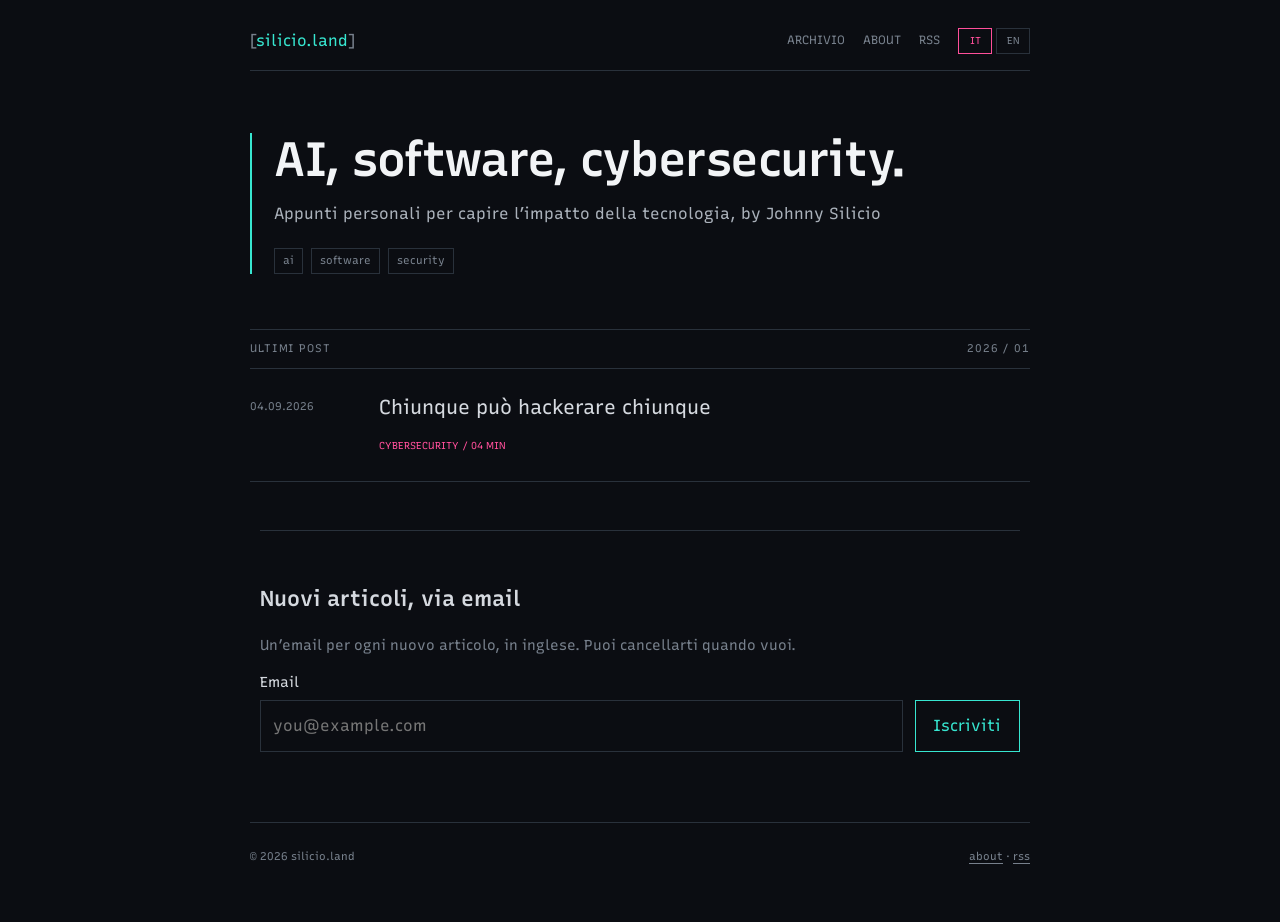
<file: index.html>
<!doctype html>
<html lang="it">
<head>
  <meta charset="utf-8">
  <meta name="viewport" content="width=device-width,initial-scale=1">
  <meta name="description" content="Appunti personali per capire l’impatto della tecnologia, by Johnny Silicio.">
  <meta name="theme-color" content="#0b0d12">
  <link rel="alternate" type="application/rss+xml" title="silicio.land" href="feed.xml">
  <link rel="stylesheet" href="style.css?v=20260906-newsletter">
  <title>silicio.land</title>
</head>
<body data-document-title-it="silicio.land" data-document-title-en="silicio.land" data-description-it="Appunti personali per capire l’impatto della tecnologia, by Johnny Silicio." data-description-en="Personal notes to understand the impact of technology, by Johnny Silicio.">
  <div class="page">
    <header>
      <a class="brand mono" href="index.html">silicio.land</a>
      <nav class="mono" aria-label="Navigazione principale" data-aria-it="Navigazione principale" data-aria-en="Main navigation">
        <a href="#archive" data-it="archivio" data-en="archive">archivio</a>
        <a href="about.html">about</a>
        <a href="feed.xml">rss</a>
        <div class="language-switch" role="group" aria-label="Lingua" data-aria-it="Lingua" data-aria-en="Language">
          <button type="button" data-lang="it" aria-pressed="true">IT</button>
          <button type="button" data-lang="en" aria-pressed="false">EN</button>
        </div>
      </nav>
    </header>

    <main>
      <section class="intro">
        <h1>AI, software, cybersecurity.</h1>
        <p data-it="Appunti personali per capire l’impatto della tecnologia, by Johnny Silicio" data-en="Personal notes to understand the impact of technology, by Johnny Silicio">Appunti personali per capire l’impatto della tecnologia, by Johnny Silicio</p>
        <div class="tags mono" aria-label="Argomenti">
          <span>ai</span><span>software</span><span>security</span>
        </div>
      </section>

      <section id="archive">
        <div class="section-title mono"><span data-it="Ultimi post" data-en="Latest posts">Ultimi post</span><span>2026 / 01</span></div>
        <article class="post-row">
          <time class="mono" datetime="2026-09-04">04.09.2026</time>
          <div>
            <h2><a href="posts/2026-09-04-anyone-can-hack-anyone.html" data-href-it="posts/2026-09-04-anyone-can-hack-anyone.html" data-href-en="posts/2026-09-04-anyone-can-hack-anyone.en.html" data-it="Chiunque può hackerare chiunque" data-en="Anyone Can Hack Anyone">Chiunque può hackerare chiunque</a></h2>
            <span class="kind mono">cybersecurity / 04 min</span>
          </div>
        </article>
      </section>
      <section class="newsletter" aria-labelledby="newsletter-heading">
        <h2 id="newsletter-heading" data-it="Nuovi articoli, via email" data-en="New articles, by email">Nuovi articoli, via email</h2>
        <p data-it="Un’email per ogni nuovo articolo, in inglese. Puoi cancellarti quando vuoi." data-en="An email for each new article, in English. Unsubscribe whenever you like.">Un’email per ogni nuovo articolo, in inglese. Puoi cancellarti quando vuoi.</p>
        <form action="https://2fbef8f5.sibforms.com/serve/[base64]" method="post">
          <label for="newsletter-email">Email</label>
          <div class="newsletter-fields">
            <input id="newsletter-email" name="EMAIL" type="email" autocomplete="email" placeholder="you@example.com" required>
            <input type="text" name="email_address_check" value="" class="newsletter-honeypot" tabindex="-1" aria-hidden="true" autocomplete="off">
            <input type="hidden" name="locale" value="en">
            <input type="hidden" name="html_type" value="simple">
            <button type="submit" data-it="Iscriviti" data-en="Subscribe">Iscriviti</button>
          </div>
        </form>
      </section>
    </main>

    <footer class="mono">
      <span>© 2026 silicio.land</span>
      <span><a href="about.html">about</a> · <a href="feed.xml">rss</a></span>
    </footer>
  </div>
  <script src="site.js?v=20260906-newsletter"></script>
</body>
</html>
</file>
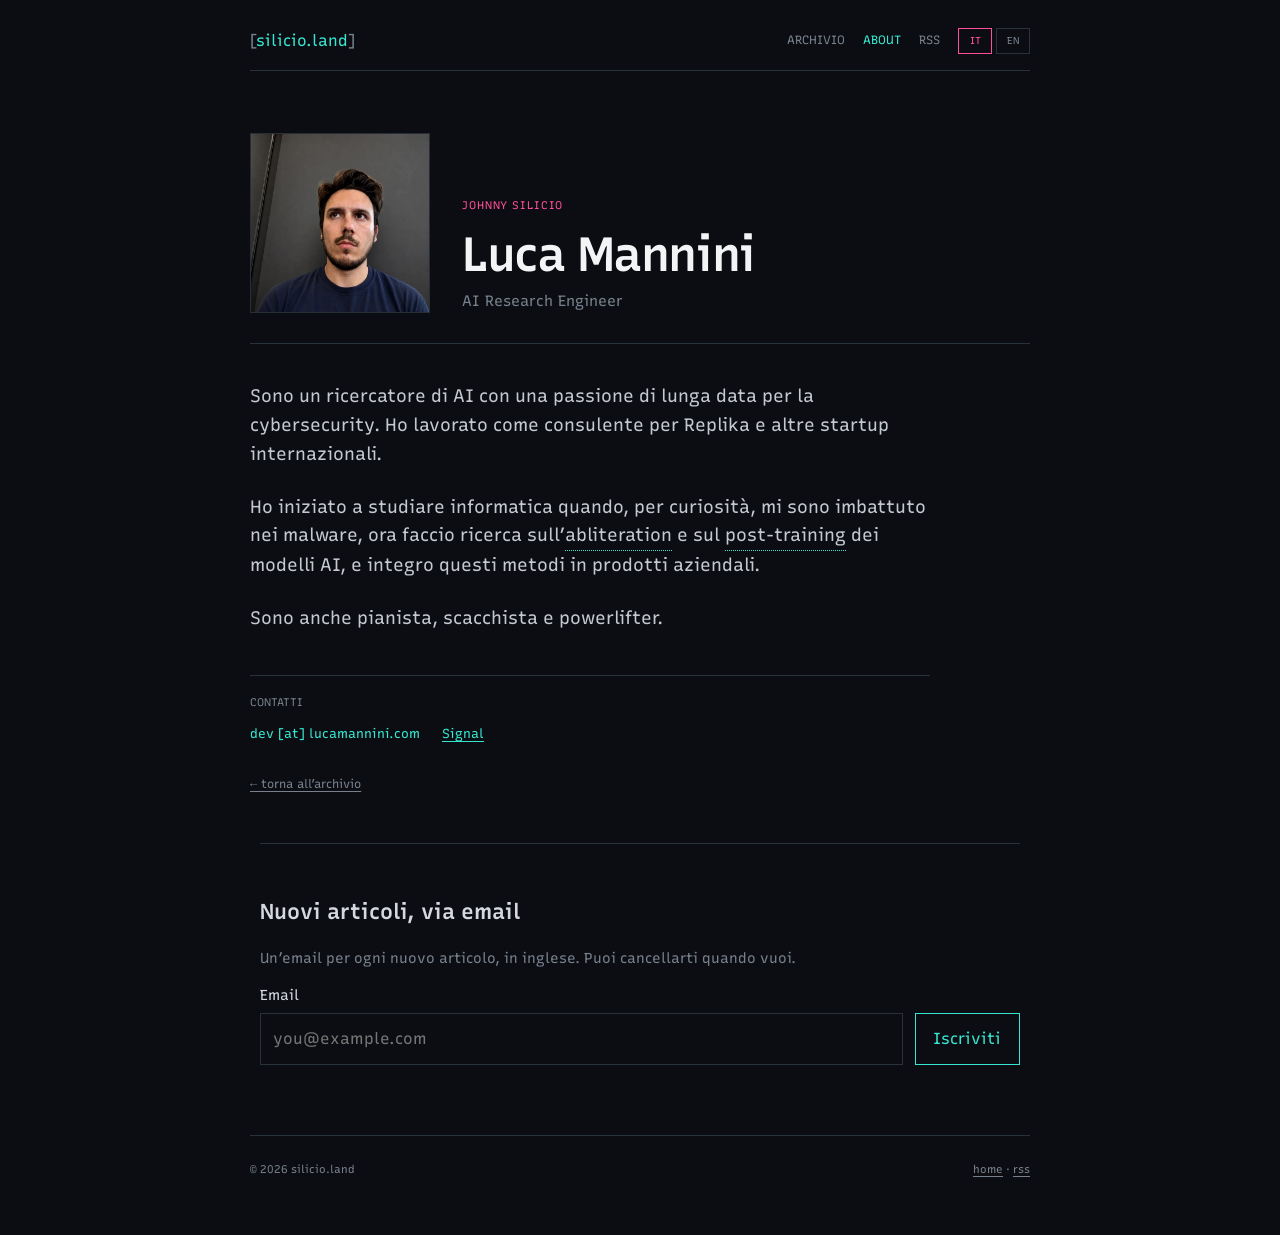
<file: about.html>
<!doctype html>
<html lang="it">
<head>
  <meta charset="utf-8">
  <meta name="viewport" content="width=device-width,initial-scale=1">
  <meta name="description" content="Luca Mannini è un AI Research Engineer con una lunga passione per la cybersecurity.">
  <meta name="theme-color" content="#0b0d12">
  <link rel="alternate" type="application/rss+xml" title="silicio.land" href="feed.xml">
  <link rel="stylesheet" href="style.css?v=20260906-newsletter">
  <title>Luca Mannini — silicio.land</title>
</head>
<body data-document-title-it="Luca Mannini — silicio.land" data-document-title-en="Luca Mannini — silicio.land" data-description-it="Luca Mannini è un AI Research Engineer con una lunga passione per la cybersecurity." data-description-en="Luca Mannini is an AI Research Engineer with a long-standing passion for cybersecurity.">
  <div class="page">
    <header>
      <a class="brand mono" href="index.html">silicio.land</a>
      <nav class="mono" aria-label="Navigazione principale" data-aria-it="Navigazione principale" data-aria-en="Main navigation">
        <a href="index.html#archive" data-it="archivio" data-en="archive">archivio</a>
        <a href="about.html" aria-current="page">about</a>
        <a href="feed.xml">rss</a>
        <div class="language-switch" role="group" aria-label="Lingua" data-aria-it="Lingua" data-aria-en="Language">
          <button type="button" data-lang="it" aria-pressed="true">IT</button>
          <button type="button" data-lang="en" aria-pressed="false">EN</button>
        </div>
      </nav>
    </header>

    <main>
      <div class="article-header profile-header">
        <img class="profile-photo" src="assets/images/about/luca-mannini.webp" width="640" height="640" alt="Luca Mannini">
        <div>
          <span class="status mono">Johnny Silicio</span>
          <h1>Luca Mannini</h1>
          <p class="profile-role" data-it="AI Research Engineer" data-en="AI Research Engineer">AI Research Engineer</p>
        </div>
      </div>

      <article class="prose" data-language="it" lang="it">
        <p>Sono un ricercatore di AI con una passione di lunga data per la cybersecurity. Ho lavorato come consulente per Replika e altre startup internazionali.</p>
        <p>Ho iniziato a studiare informatica quando, per curiosità, mi sono imbattuto nei malware, ora faccio ricerca sull’<button type="button" class="term" data-definition="Una tecnica usata per de-censurare i modelli di intelligenza artificiale, rimuovendo o riducendo i loro rifiuti di sicurezza.">abliteration</button> e sul <button type="button" class="term" data-definition="L'addestramento svolto dopo quello iniziale per migliorare capacità specifiche e adattare il comportamento del modello.">post-training</button> dei modelli AI, e integro questi metodi in prodotti aziendali.</p>
        <p>Sono anche pianista, scacchista e powerlifter.</p>
      </article>

      <article class="prose" data-language="en" lang="en" hidden>
        <p>I'm an AI Researcher with a long-standing passion for cybersecurity and innovation. I worked as a consultant for Replika and other startups around the world.</p>
        <p>I started studying computers when, out of curiosity, I stumbled upon malware. Now I research AI <button type="button" class="term" data-definition="A technique used to uncensor artificial intelligence models by removing or reducing their safety refusals.">abliteration</button> and <button type="button" class="term" data-definition="Training done after initial training to improve specific capabilities and shape the model's behavior.">post-training</button>, and integrate them into business products.</p>
        <p>I'm also a pianist, a chess player, and a powerlifter.</p>
      </article>

      <section class="profile-contacts">
        <h2 data-it="Contatti" data-en="Contact">Contatti</h2>
        <div class="profile-contact-links mono">
          <span>dev [at] lucamannini.com</span>
          <a href="https://signal.me/#eu/9xqcO3wf94W9oaaWD82n1xBTzH9gNMaX6drVhoFsioNzcY4pzDFAL5UPAysXjrLh" rel="me noopener noreferrer">Signal</a>
        </div>
      </section>

      <a class="back-link mono" href="index.html" data-it="← torna all’archivio" data-en="← back to archive">← torna all’archivio</a>
      <section class="newsletter" aria-labelledby="newsletter-heading">
        <h2 id="newsletter-heading" data-it="Nuovi articoli, via email" data-en="New articles, by email">Nuovi articoli, via email</h2>
        <p data-it="Un’email per ogni nuovo articolo, in inglese. Puoi cancellarti quando vuoi." data-en="An email for each new article, in English. Unsubscribe whenever you like.">Un’email per ogni nuovo articolo, in inglese. Puoi cancellarti quando vuoi.</p>
        <form action="https://2fbef8f5.sibforms.com/serve/[base64]" method="post">
          <label for="newsletter-email">Email</label>
          <div class="newsletter-fields">
            <input id="newsletter-email" name="EMAIL" type="email" autocomplete="email" placeholder="you@example.com" required>
            <input type="text" name="email_address_check" value="" class="newsletter-honeypot" tabindex="-1" aria-hidden="true" autocomplete="off">
            <input type="hidden" name="locale" value="en">
            <input type="hidden" name="html_type" value="simple">
            <button type="submit" data-it="Iscriviti" data-en="Subscribe">Iscriviti</button>
          </div>
        </form>
      </section>
    </main>

    <footer class="mono">
      <span>© 2026 silicio.land</span>
      <span><a href="index.html">home</a> · <a href="feed.xml">rss</a></span>
    </footer>
  </div>
  <script src="site.js?v=20260906-newsletter"></script>
</body>
</html>
</file>
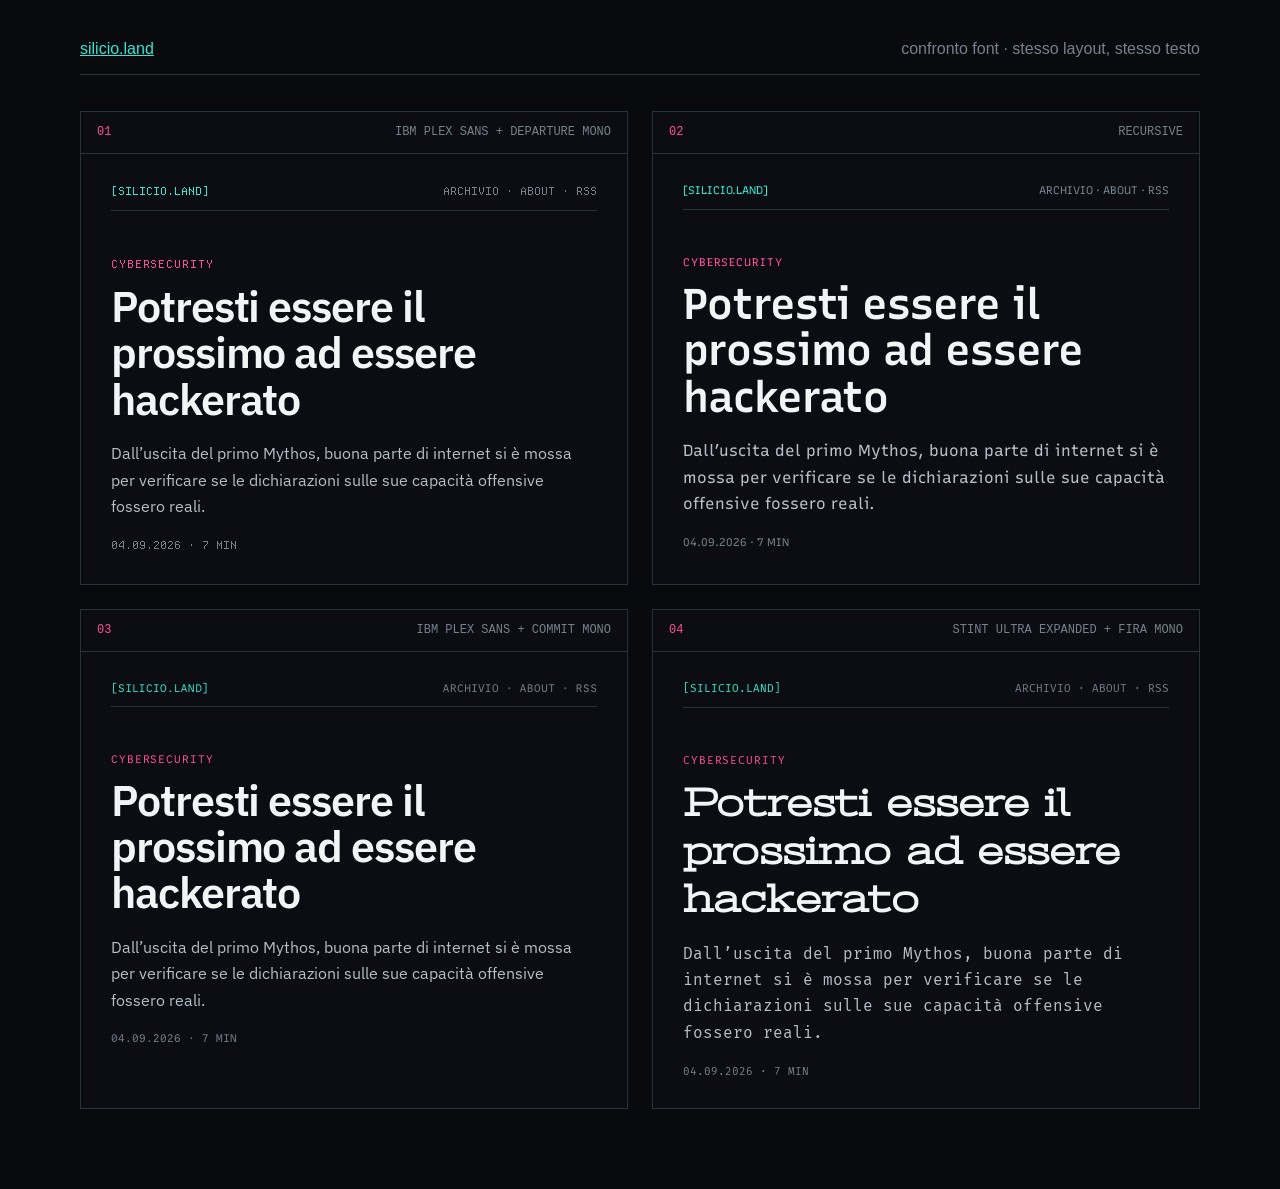
<file: design-concepts/font-preview.html>
<!doctype html>
<html lang="it">
<head>
  <meta charset="utf-8">
  <meta name="viewport" content="width=device-width,initial-scale=1">
  <title>Font preview — silicio.land</title>
  <style>
    @font-face { font-family: Plex; src: url('../assets/fonts/fontsource/ibm-plex-sans-400.woff2') format('woff2'); font-weight: 400; font-display: swap; }
    @font-face { font-family: Plex; src: url('../assets/fonts/fontsource/ibm-plex-sans-600.woff2') format('woff2'); font-weight: 600; font-display: swap; }
    @font-face { font-family: Departure; src: url('../assets/fonts/departure-mono/DepartureMono-Regular.woff2') format('woff2'); font-display: swap; }
    @font-face { font-family: Recursive; src: url('../assets/fonts/fontsource/recursive-400.woff2') format('woff2'); font-weight: 400; font-display: swap; }
    @font-face { font-family: Recursive; src: url('../assets/fonts/fontsource/recursive-600.woff2') format('woff2'); font-weight: 600; font-display: swap; }
    @font-face { font-family: Commit; src: url('../assets/fonts/commit-mono/CommitMono-400-Regular.otf') format('opentype'); font-display: swap; }
    @font-face { font-family: Fira; src: url('../assets/fonts/fontsource/fira-mono-400.woff2') format('woff2'); font-display: swap; }
    @font-face { font-family: Stint; src: url('../assets/fonts/fontsource/stint-ultra-expanded-400.woff2') format('woff2'); font-display: swap; }

    :root { color-scheme: dark; --bg: #080a0e; --panel: #0b0d12; --text: #d5d9df; --muted: #77808c; --rule: #29313b; --cyan: #37e6d0; --pink: #ff4f9a; }
    * { box-sizing: border-box; }
    body { margin: 0; background: var(--bg); color: var(--text); font-family: Arial, sans-serif; }
    main { width: min(1120px, calc(100% - 32px)); margin: 0 auto; padding: 40px 0 80px; }
    .top { display: flex; justify-content: space-between; gap: 20px; margin-bottom: 36px; padding-bottom: 16px; border-bottom: 1px solid var(--rule); }
    .top a { color: var(--cyan); }
    .top span { color: var(--muted); }
    .grid { display: grid; grid-template-columns: repeat(2, minmax(0, 1fr)); gap: 24px; }
    .option { border: 1px solid var(--rule); background: var(--panel); }
    .label { display: flex; justify-content: space-between; gap: 20px; padding: 12px 16px; border-bottom: 1px solid var(--rule); color: var(--muted); font: 12px/1.4 ui-monospace, monospace; text-transform: uppercase; }
    .label b { color: var(--pink); font-weight: 400; }
    .sample { min-height: 430px; padding: 30px; }
    .sample header { display: flex; justify-content: space-between; padding-bottom: 12px; border-bottom: 1px solid var(--rule); color: var(--muted); font-size: 11px; text-transform: uppercase; }
    .sample .brand { color: var(--cyan); }
    .sample .status { margin-top: 46px; color: var(--pink); font-size: 11px; text-transform: uppercase; letter-spacing: .08em; }
    .sample h1 { max-width: 480px; margin: 12px 0 18px; color: #f2f4f6; font-size: clamp(29px, 3.4vw, 43px); line-height: 1.08; letter-spacing: -.025em; }
    .sample p { max-width: 540px; margin: 0 0 1.2em; color: #b7bec7; font-size: 16px; line-height: 1.65; }
    .sample .meta { color: var(--muted); font-size: 11px; text-transform: uppercase; }
    .plex-departure { font-family: Plex, sans-serif; }
    .plex-departure header, .plex-departure .status, .plex-departure .meta { font-family: Departure, monospace; }
    .recursive { font-family: Recursive, sans-serif; }
    .recursive h1 { font-weight: 600; }
    .plex-commit { font-family: Plex, sans-serif; }
    .plex-commit header, .plex-commit .status, .plex-commit .meta { font-family: Commit, monospace; }
    .stint-fira { font-family: Fira, monospace; }
    .stint-fira h1 { font-family: Stint, serif; font-size: clamp(30px, 3.2vw, 40px); line-height: 1.2; letter-spacing: 0; }
    @media (max-width: 760px) { .grid { grid-template-columns: 1fr; } .sample { min-height: 0; } }
  </style>
</head>
<body>
  <main>
    <div class="top"><a href="../index.html">silicio.land</a><span>confronto font · stesso layout, stesso testo</span></div>
    <div class="grid">
      <section class="option">
        <div class="label"><b>01</b><span>IBM Plex Sans + Departure Mono</span></div>
        <div class="sample plex-departure">
          <header><span class="brand">[silicio.land]</span><span>archivio · about · rss</span></header>
          <div class="status">cybersecurity</div>
          <h1>Potresti essere il prossimo ad essere hackerato</h1>
          <p>Dall’uscita del primo Mythos, buona parte di internet si è mossa per verificare se le dichiarazioni sulle sue capacità offensive fossero reali.</p>
          <div class="meta">04.09.2026 · 7 min</div>
        </div>
      </section>
      <section class="option">
        <div class="label"><b>02</b><span>Recursive</span></div>
        <div class="sample recursive">
          <header><span class="brand">[silicio.land]</span><span>archivio · about · rss</span></header>
          <div class="status">cybersecurity</div>
          <h1>Potresti essere il prossimo ad essere hackerato</h1>
          <p>Dall’uscita del primo Mythos, buona parte di internet si è mossa per verificare se le dichiarazioni sulle sue capacità offensive fossero reali.</p>
          <div class="meta">04.09.2026 · 7 min</div>
        </div>
      </section>
      <section class="option">
        <div class="label"><b>03</b><span>IBM Plex Sans + Commit Mono</span></div>
        <div class="sample plex-commit">
          <header><span class="brand">[silicio.land]</span><span>archivio · about · rss</span></header>
          <div class="status">cybersecurity</div>
          <h1>Potresti essere il prossimo ad essere hackerato</h1>
          <p>Dall’uscita del primo Mythos, buona parte di internet si è mossa per verificare se le dichiarazioni sulle sue capacità offensive fossero reali.</p>
          <div class="meta">04.09.2026 · 7 min</div>
        </div>
      </section>
      <section class="option">
        <div class="label"><b>04</b><span>Stint Ultra Expanded + Fira Mono</span></div>
        <div class="sample stint-fira">
          <header><span class="brand">[silicio.land]</span><span>archivio · about · rss</span></header>
          <div class="status">cybersecurity</div>
          <h1>Potresti essere il prossimo ad essere hackerato</h1>
          <p>Dall’uscita del primo Mythos, buona parte di internet si è mossa per verificare se le dichiarazioni sulle sue capacità offensive fossero reali.</p>
          <div class="meta">04.09.2026 · 7 min</div>
        </div>
      </section>
    </div>
  </main>
</body>
</html>
</file>
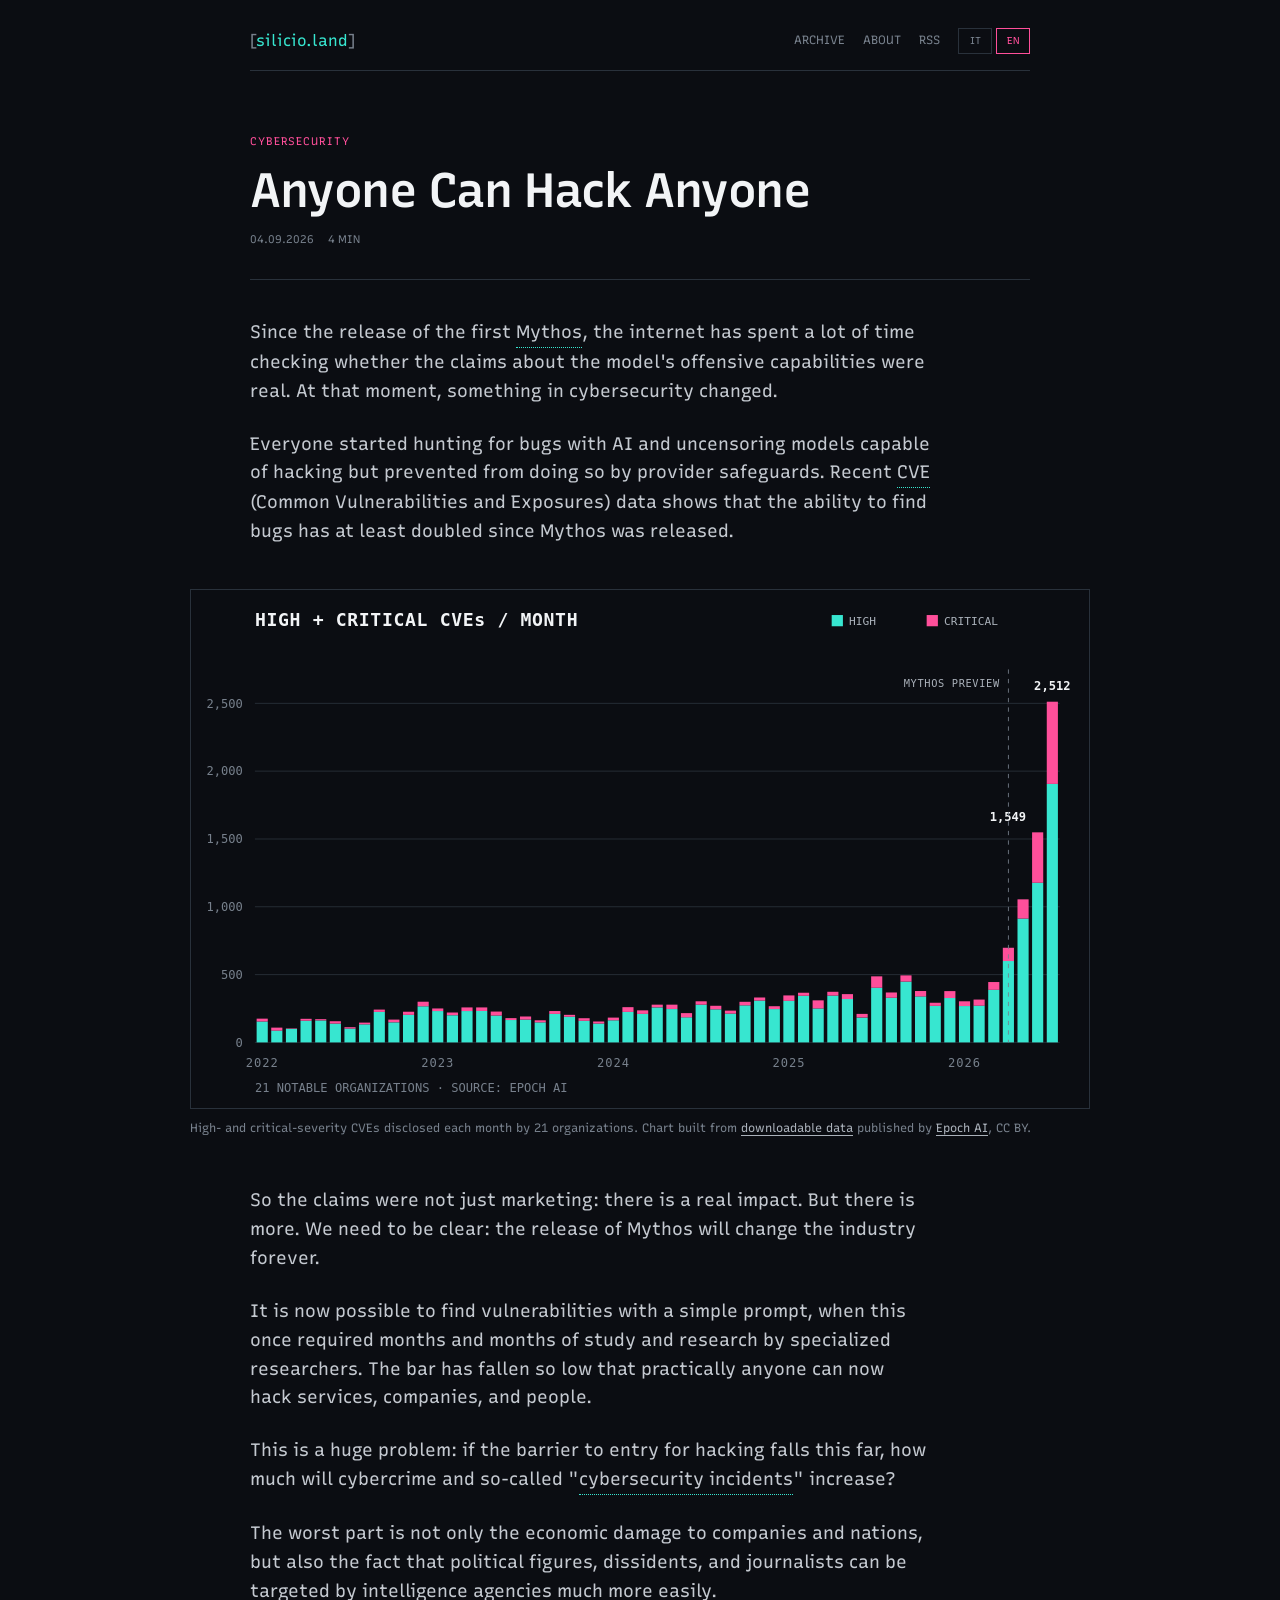
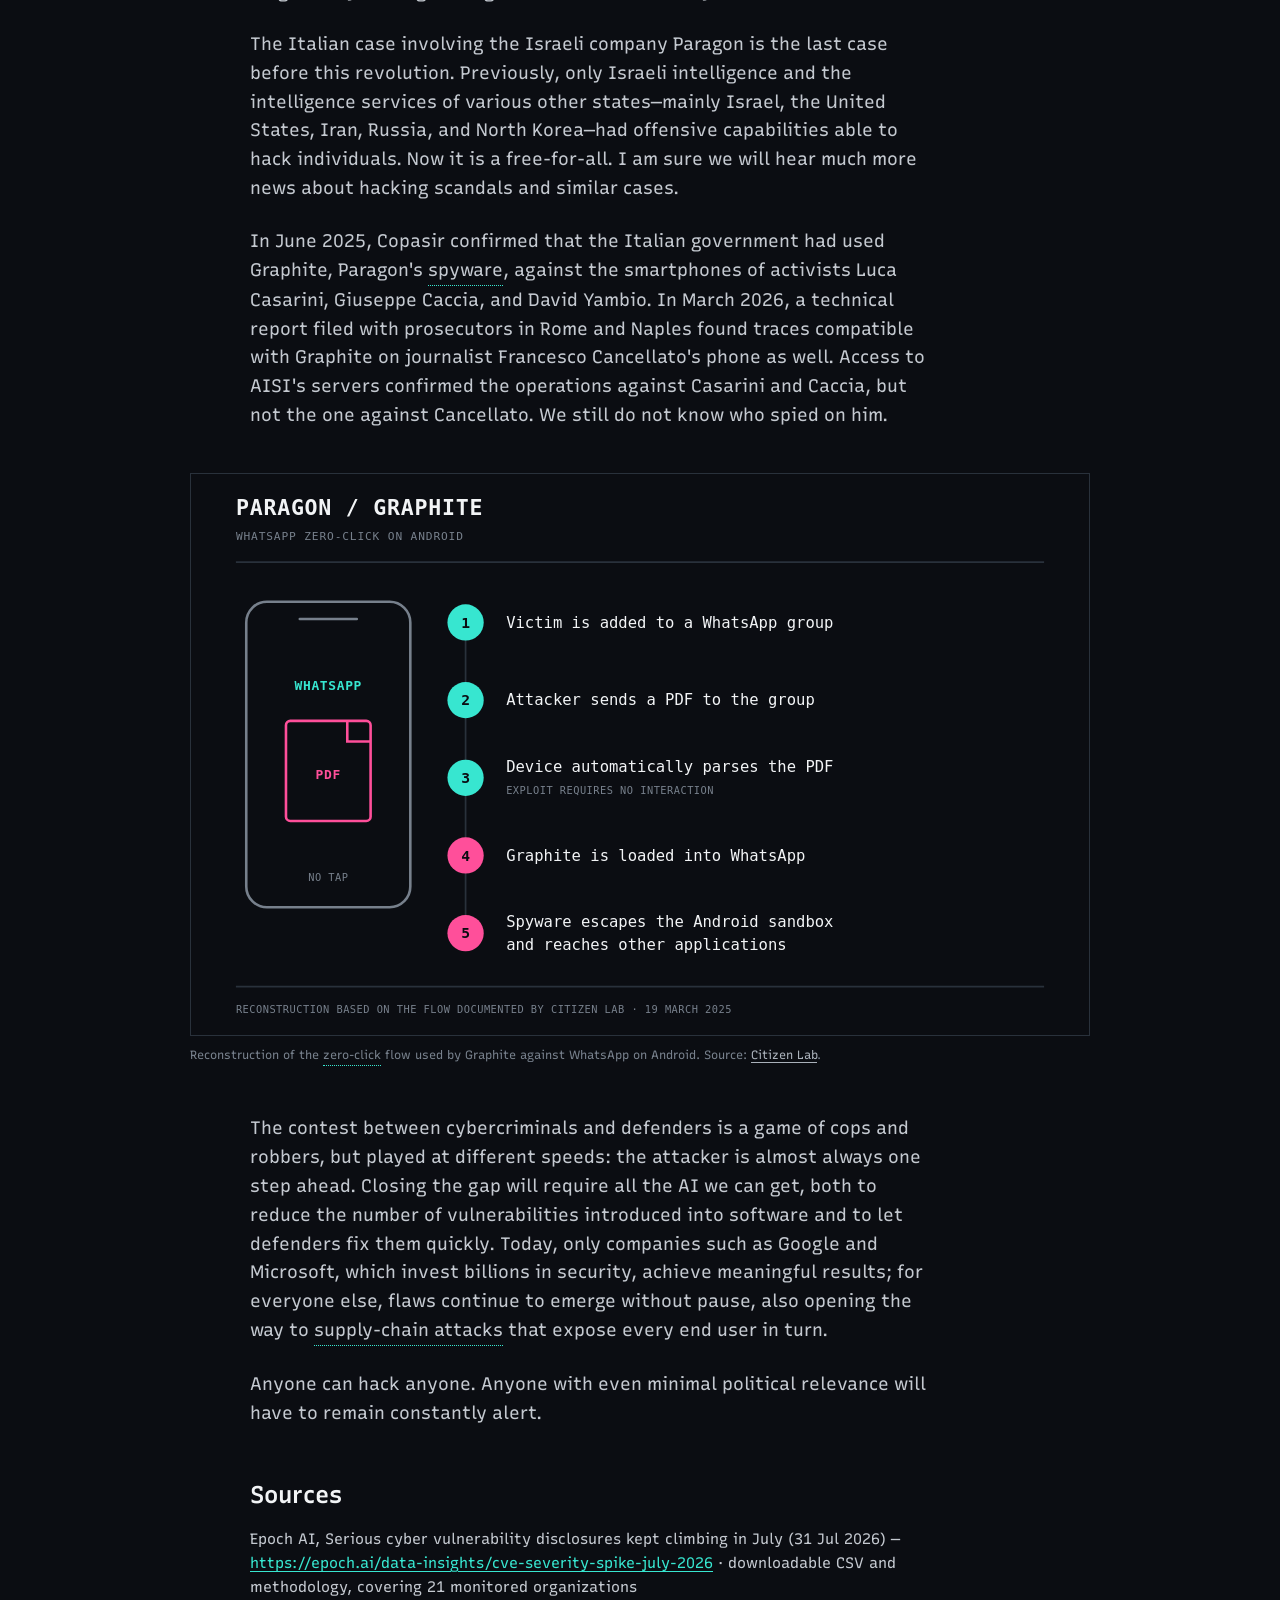
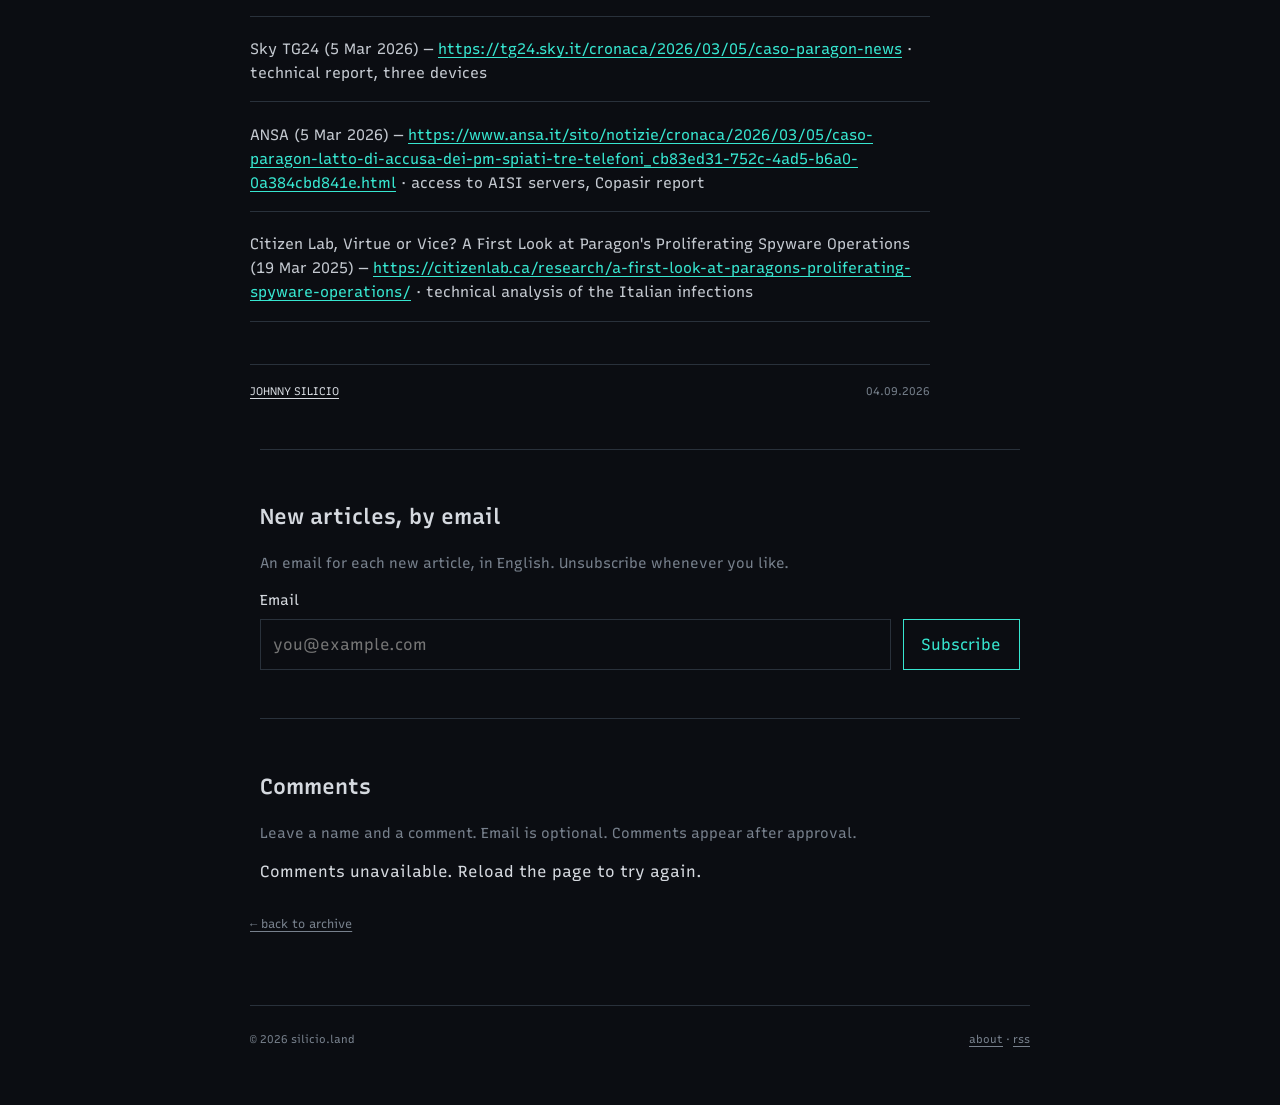
<file: posts/2026-09-04-anyone-can-hack-anyone.en.html>
<!doctype html>
<html lang="en">
<head>
  <meta charset="utf-8">
  <meta name="viewport" content="width=device-width,initial-scale=1">
  <meta name="description" content="AI has changed vulnerability discovery and lowered the barrier to cyberattacks.">
  <meta property="og:title" content="Anyone Can Hack Anyone">
  <meta property="og:description" content="AI has changed vulnerability discovery and lowered the barrier to cyberattacks.">
  <meta property="og:type" content="article">
  <meta property="og:url" content="https://silicio.land/posts/2026-09-04-anyone-can-hack-anyone.en.html">
  <link rel="canonical" href="https://silicio.land/posts/2026-09-04-anyone-can-hack-anyone.en.html">
  <meta name="theme-color" content="#0b0d12">
  <link rel="alternate" hreflang="it" href="https://silicio.land/posts/2026-09-04-anyone-can-hack-anyone.html">
  <link rel="alternate" hreflang="en" href="https://silicio.land/posts/2026-09-04-anyone-can-hack-anyone.en.html">
  <meta property="og:locale" content="en_US">
  <link rel="alternate" type="application/rss+xml" title="silicio.land" href="../feed.xml">
  <link rel="stylesheet" href="../style.css?v=20260906-newsletter">
  <title>Anyone Can Hack Anyone — silicio.land</title>
</head>
<body data-page-language="en" data-url-it="2026-09-04-anyone-can-hack-anyone.html" data-url-en="2026-09-04-anyone-can-hack-anyone.en.html" data-document-title-it="Chiunque può hackerare chiunque — silicio.land" data-document-title-en="Anyone Can Hack Anyone — silicio.land" data-description-it="L'AI ha cambiato la scoperta delle vulnerabilità e abbassato la barriera d'ingresso agli attacchi informatici." data-description-en="AI has changed vulnerability discovery and lowered the barrier to cyberattacks.">
  <div class="page">
    <header>
      <a class="brand mono" href="../index.html">silicio.land</a>
      <nav class="mono" aria-label="Main navigation" data-aria-it="Navigazione principale" data-aria-en="Main navigation">
        <a href="../index.html#archive" data-it="archivio" data-en="archive">archive</a>
        <a href="../about.html">about</a>
        <a href="../feed.xml">rss</a>
        <div class="language-switch" role="group" aria-label="Language" data-aria-it="Lingua" data-aria-en="Language">
          <button type="button" data-lang="it" aria-pressed="false">IT</button>
          <button type="button" data-lang="en" aria-pressed="true">EN</button>
        </div>
      </nav>
    </header>

    <main>
      <div class="article-header">
        <div class="article-topline">
          <span class="status mono">cybersecurity</span>
        </div>
        <h1>
          <span data-title-language="it" hidden>Chiunque può hackerare chiunque</span>
          <span data-title-language="en" lang="en">Anyone Can Hack Anyone</span>
        </h1>
        <div class="article-meta mono">
          <time datetime="2026-09-04">04.09.2026</time>
          <span>4 min</span>
        </div>
      </div>

      <article class="prose" data-language="it" lang="it" hidden>
        <p>Dall'uscita del primo <button type="button" class="term" data-definition="Modello di AI usato per analizzare codice e cercare vulnerabilità, anche con tecniche offensive.">Mythos</button>, internet si è mossa parecchio per verificare che le affermazioni sulle capacità offensive del modello fossero reali. In quel momento, qualcosa nella cybersecurity è cambiato.</p>

        <p>Tutti hanno iniziato ad andare a caccia di bug con l'AI, a de-censurare modelli capaci di hackerare (ma che non lo permettevano per i blocchi messi dai provider), e i recenti dati sui <button type="button" class="term" data-definition="Identificatore pubblico e standardizzato assegnato a una vulnerabilità di sicurezza nota.">CVE</button> (Common Vulnerabilities and Exposures) dimostrano che la capacità di trovare bug è almeno raddoppiata da quando Mythos è uscito.</p>
        <figure class="article-figure">
          <a href="../assets/images/posts/2026-09-04/monthly-high-critical-cves.svg">
            <img src="../assets/images/posts/2026-09-04/monthly-high-critical-cves.svg" width="1040" height="600" loading="lazy" alt="CVE mensili di gravità alta e critica pubblicate da 21 organizzazioni, da gennaio 2022 a luglio 2026. Giugno e luglio 2026 salgono a 1.549 e 2.512.">
          </a>
          <figcaption>CVE ad alta gravità o critiche pubblicate ogni mese da 21 organizzazioni. Grafico realizzato sui <a href="../assets/data/epoch-cve-severity-monthly.csv">dati scaricabili</a> di <a href="https://epoch.ai/data-insights/cve-severity-spike-july-2026">Epoch AI</a>, CC BY.</figcaption>
        </figure>
        <p>Quindi le affermazioni non erano solo marketing, c'è un impatto reale. Ma non solo. Bisogna essere chiari: il rilascio di Mythos cambierà per sempre l'industria.</p>

        <p>Adesso è possibile trovare vulnerabilità con un semplice prompt, quando un tempo servivano mesi e mesi di studio e ricerca da parte di ricercatori specializzati. L'asticella si è abbassata così tanto che praticamente chiunque ora può hackerare servizi, aziende e persone.</p>

        <p>Questo è un enorme problema: se la barriera d'ingresso per l'hacking si abbassa così tanto, quanto aumenteranno il cybercrimine e i cosiddetti "<button type="button" class="term" data-definition="Eventi che compromettono la riservatezza, l'integrità o la disponibilità di sistemi e dati.">cybersecurity incidents</button>"?</p>

        <p>La cosa peggiore non riguarda solo i danni economici ad aziende e nazioni, ma anche il fatto che attori politici, dissidenti e giornalisti possono essere bersagliati dalle agenzie di intelligence molto più facilmente.</p>

        <p>Il caso italiano riguardante la società israeliana Paragon è l'ultimo caso prima di questa rivoluzione. Prima solamente l'intelligence israeliana e quella di vari altri stati (principalmente Israele, America, Iran, Russia e Corea del Nord) avevano capacità offensive in grado di hackerare individui, ora invece è tana libera tutti. Sono sicuro che sentiremo molte più notizie riguardanti scandali di hacking o simili.</p>

        <p>Nel giugno 2025 il Copasir ha confermato che il governo italiano aveva usato Graphite, lo <button type="button" class="term" data-definition="Software che raccoglie dati o controlla un dispositivo senza il consenso della persona.">spyware</button> di Paragon, contro gli smartphone degli attivisti Luca Casarini, Giuseppe Caccia e David Yambio. Nel marzo 2026 una consulenza tecnica depositata alle procure di Roma e Napoli ha trovato tracce compatibili con Graphite anche sul telefono del giornalista Francesco Cancellato. L'accesso ai server dell'AISI ha confermato le operazioni contro Casarini e Caccia, ma non quella contro Cancellato. Non sappiamo ancora chi lo abbia spiato.</p>

        <figure class="article-figure">
          <a href="../assets/images/posts/2026-09-04/paragon-zero-click-flow-it.svg">
            <img src="../assets/images/posts/2026-09-04/paragon-zero-click-flow-it.svg" width="1040" height="650" loading="lazy" alt="Flusso in cinque passaggi dell'attacco zero-click di Graphite attraverso WhatsApp su Android.">
          </a>
          <figcaption>Ricostruzione del flusso <button type="button" class="term" data-definition="Attacco che non richiede click, tap o altre azioni da parte della vittima.">zero-click</button> usato da Graphite contro WhatsApp su Android. Fonte: <a href="https://citizenlab.ca/research/a-first-look-at-paragons-proliferating-spyware-operations/">Citizen Lab</a>.</figcaption>
        </figure>

        <p>Quella tra cybercriminali e difensori è una partita a guardie e ladri, ma giocata a velocità diverse: chi attacca è quasi sempre un passo avanti. Per colmare il divario servirà tutta l'AI possibile, sia per ridurre il numero di vulnerabilità introdotte nel software, sia per permettere ai difensori di correggerle in tempi rapidi. Oggi solo aziende come Google e Microsoft, che investono miliardi in sicurezza, ottengono risultati apprezzabili; per tutte le altre le falle continuano a emergere senza sosta, aprendo la strada anche ad <button type="button" class="term" data-definition="Attacco che compromette un fornitore o una dipendenza per raggiungere tutti i suoi utilizzatori.">attacchi alla supply chain</button> che espongono a cascata ogni utilizzatore finale.</p>

        <p>Chiunque può hackerare chiunque. Chiunque abbia un minimo di rilevanza politica dovrà stare costantemente in allerta.</p>

        <h2>Fonti</h2>
        <div class="sources">
          <p>Epoch AI, Serious cyber vulnerability disclosures kept climbing in July (31 lug 2026) — <a href="https://epoch.ai/data-insights/cve-severity-spike-july-2026">https://epoch.ai/data-insights/cve-severity-spike-july-2026</a> · CSV scaricabile e metodologia, con 21 organizzazioni monitorate</p>
          <p>Sky TG24 (5 mar 2026) — <a href="https://tg24.sky.it/cronaca/2026/03/05/caso-paragon-news">https://tg24.sky.it/cronaca/2026/03/05/caso-paragon-news</a> · consulenza tecnica, tre dispositivi</p>
          <p>ANSA (5 mar 2026) — <a href="https://www.ansa.it/sito/notizie/cronaca/2026/03/05/caso-paragon-latto-di-accusa-dei-pm-spiati-tre-telefoni_cb83ed31-752c-4ad5-b6a0-0a384cbd841e.html">https://www.ansa.it/sito/notizie/cronaca/2026/03/05/caso-paragon-latto-di-accusa-dei-pm-spiati-tre-telefoni_cb83ed31-752c-4ad5-b6a0-0a384cbd841e.html</a> · accesso ai server AISI, relazione Copasir</p>
          <p>Citizen Lab, Virtue or Vice? A First Look at Paragon's Proliferating Spyware Operations (19 mar 2025) — <a href="https://citizenlab.ca/research/a-first-look-at-paragons-proliferating-spyware-operations/">https://citizenlab.ca/research/a-first-look-at-paragons-proliferating-spyware-operations/</a> · analisi tecnica delle infezioni italiane</p>
        </div>
        <div class="article-signature mono">
          <a href="../about.html" rel="author">Johnny Silicio</a>
          <time datetime="2026-09-04">04.09.2026</time>
        </div>
      </article>

      <article class="prose" data-language="en" lang="en">
        <p>Since the release of the first <button type="button" class="term" data-definition="AI model used to analyze code and find vulnerabilities, including through offensive techniques.">Mythos</button>, the internet has spent a lot of time checking whether the claims about the model's offensive capabilities were real. At that moment, something in cybersecurity changed.</p>

        <p>Everyone started hunting for bugs with AI and uncensoring models capable of hacking but prevented from doing so by provider safeguards. Recent <button type="button" class="term" data-definition="A public, standardized identifier assigned to a known security vulnerability.">CVE</button> (Common Vulnerabilities and Exposures) data shows that the ability to find bugs has at least doubled since Mythos was released.</p>
        <figure class="article-figure">
          <a href="../assets/images/posts/2026-09-04/monthly-high-critical-cves.svg">
            <img src="../assets/images/posts/2026-09-04/monthly-high-critical-cves.svg" width="1040" height="600" loading="lazy" alt="Monthly high and critical CVEs disclosed by 21 organizations from January 2022 to July 2026. June and July 2026 rise to 1,549 and 2,512.">
          </a>
          <figcaption>High- and critical-severity CVEs disclosed each month by 21 organizations. Chart built from <a href="../assets/data/epoch-cve-severity-monthly.csv">downloadable data</a> published by <a href="https://epoch.ai/data-insights/cve-severity-spike-july-2026">Epoch AI</a>, CC BY.</figcaption>
        </figure>
        <p>So the claims were not just marketing: there is a real impact. But there is more. We need to be clear: the release of Mythos will change the industry forever.</p>

        <p>It is now possible to find vulnerabilities with a simple prompt, when this once required months and months of study and research by specialized researchers. The bar has fallen so low that practically anyone can now hack services, companies, and people.</p>

        <p>This is a huge problem: if the barrier to entry for hacking falls this far, how much will cybercrime and so-called "<button type="button" class="term" data-definition="Events that compromise the confidentiality, integrity, or availability of systems and data.">cybersecurity incidents</button>" increase?</p>

        <p>The worst part is not only the economic damage to companies and nations, but also the fact that political figures, dissidents, and journalists can be targeted by intelligence agencies much more easily.</p>

        <p>The Italian case involving the Israeli company Paragon is the last case before this revolution. Previously, only Israeli intelligence and the intelligence services of various other states—mainly Israel, the United States, Iran, Russia, and North Korea—had offensive capabilities able to hack individuals. Now it is a free-for-all. I am sure we will hear much more news about hacking scandals and similar cases.</p>

        <p>In June 2025, Copasir confirmed that the Italian government had used Graphite, Paragon's <button type="button" class="term" data-definition="Software that collects data or controls a device without its user's consent.">spyware</button>, against the smartphones of activists Luca Casarini, Giuseppe Caccia, and David Yambio. In March 2026, a technical report filed with prosecutors in Rome and Naples found traces compatible with Graphite on journalist Francesco Cancellato's phone as well. Access to AISI's servers confirmed the operations against Casarini and Caccia, but not the one against Cancellato. We still do not know who spied on him.</p>

        <figure class="article-figure">
          <a href="../assets/images/posts/2026-09-04/paragon-zero-click-flow-en.svg">
            <img src="../assets/images/posts/2026-09-04/paragon-zero-click-flow-en.svg" width="1040" height="650" loading="lazy" alt="Five-step flow of Graphite's zero-click attack through WhatsApp on Android.">
          </a>
          <figcaption>Reconstruction of the <button type="button" class="term" data-definition="An attack that requires no click, tap, or other action from the victim.">zero-click</button> flow used by Graphite against WhatsApp on Android. Source: <a href="https://citizenlab.ca/research/a-first-look-at-paragons-proliferating-spyware-operations/">Citizen Lab</a>.</figcaption>
        </figure>

        <p>The contest between cybercriminals and defenders is a game of cops and robbers, but played at different speeds: the attacker is almost always one step ahead. Closing the gap will require all the AI we can get, both to reduce the number of vulnerabilities introduced into software and to let defenders fix them quickly. Today, only companies such as Google and Microsoft, which invest billions in security, achieve meaningful results; for everyone else, flaws continue to emerge without pause, also opening the way to <button type="button" class="term" data-definition="Attacks that compromise a supplier or dependency to reach all of its users.">supply-chain attacks</button> that expose every end user in turn.</p>

        <p>Anyone can hack anyone. Anyone with even minimal political relevance will have to remain constantly alert.</p>

        <h2>Sources</h2>
        <div class="sources">
          <p>Epoch AI, Serious cyber vulnerability disclosures kept climbing in July (31 Jul 2026) — <a href="https://epoch.ai/data-insights/cve-severity-spike-july-2026">https://epoch.ai/data-insights/cve-severity-spike-july-2026</a> · downloadable CSV and methodology, covering 21 monitored organizations</p>
          <p>Sky TG24 (5 Mar 2026) — <a href="https://tg24.sky.it/cronaca/2026/03/05/caso-paragon-news">https://tg24.sky.it/cronaca/2026/03/05/caso-paragon-news</a> · technical report, three devices</p>
          <p>ANSA (5 Mar 2026) — <a href="https://www.ansa.it/sito/notizie/cronaca/2026/03/05/caso-paragon-latto-di-accusa-dei-pm-spiati-tre-telefoni_cb83ed31-752c-4ad5-b6a0-0a384cbd841e.html">https://www.ansa.it/sito/notizie/cronaca/2026/03/05/caso-paragon-latto-di-accusa-dei-pm-spiati-tre-telefoni_cb83ed31-752c-4ad5-b6a0-0a384cbd841e.html</a> · access to AISI servers, Copasir report</p>
          <p>Citizen Lab, Virtue or Vice? A First Look at Paragon's Proliferating Spyware Operations (19 Mar 2025) — <a href="https://citizenlab.ca/research/a-first-look-at-paragons-proliferating-spyware-operations/">https://citizenlab.ca/research/a-first-look-at-paragons-proliferating-spyware-operations/</a> · technical analysis of the Italian infections</p>
        </div>
        <div class="article-signature mono">
          <a href="../about.html" rel="author">Johnny Silicio</a>
          <time datetime="2026-09-04">04.09.2026</time>
        </div>
      </article>

      <section class="newsletter" aria-labelledby="newsletter-heading">
        <h2 id="newsletter-heading" data-it="Nuovi articoli, via email" data-en="New articles, by email">New articles, by email</h2>
        <p data-it="Un’email per ogni nuovo articolo, in inglese. Puoi cancellarti quando vuoi." data-en="An email for each new article, in English. Unsubscribe whenever you like.">An email for each new article, in English. Unsubscribe whenever you like.</p>
        <form action="https://2fbef8f5.sibforms.com/serve/[base64]" method="post">
          <label for="newsletter-email">Email</label>
          <div class="newsletter-fields">
            <input id="newsletter-email" name="EMAIL" type="email" autocomplete="email" placeholder="you@example.com" required>
            <input type="text" name="email_address_check" value="" class="newsletter-honeypot" tabindex="-1" aria-hidden="true" autocomplete="off">
            <input type="hidden" name="locale" value="en">
            <input type="hidden" name="html_type" value="simple">
            <button type="submit" data-it="Iscriviti" data-en="Subscribe">Subscribe</button>
          </div>
        </form>
      </section>

      <section class="comments" aria-labelledby="comments-heading">
        <h2 id="comments-heading" data-it="Commenti" data-en="Comments">Comments</h2>
        <p data-it="Bastano un nome e un commento. Email facoltativa. I commenti vengono pubblicati dopo l’approvazione." data-en="Leave a name and a comment. Email is optional. Comments appear after approval.">Leave a name and a comment. Email is optional. Comments appear after approval.</p>
        <div id="cusdis_thread" data-host="https://cusdis.com" data-app-id="515eadc4-871e-4d30-9c8e-4c18267d27e7" data-page-id="2026-09-04-anyone-can-hack-anyone" data-page-url="https://silicio.land/posts/2026-09-04-anyone-can-hack-anyone.html" data-page-title="Anyone Can Hack Anyone" data-theme="dark"></div>
        <noscript>Enable JavaScript to read and leave comments.</noscript>
      </section>

      <a class="back-link mono" href="../index.html" data-it="← torna all’archivio" data-en="← back to archive">← back to archive</a>
    </main>

    <footer class="mono">
      <span>© 2026 silicio.land</span>
      <span><a href="../about.html">about</a> · <a href="../feed.xml">rss</a></span>
    </footer>
  </div>

  <script src="../site.js?v=20260906-newsletter"></script>
</body>
</html>
</file>
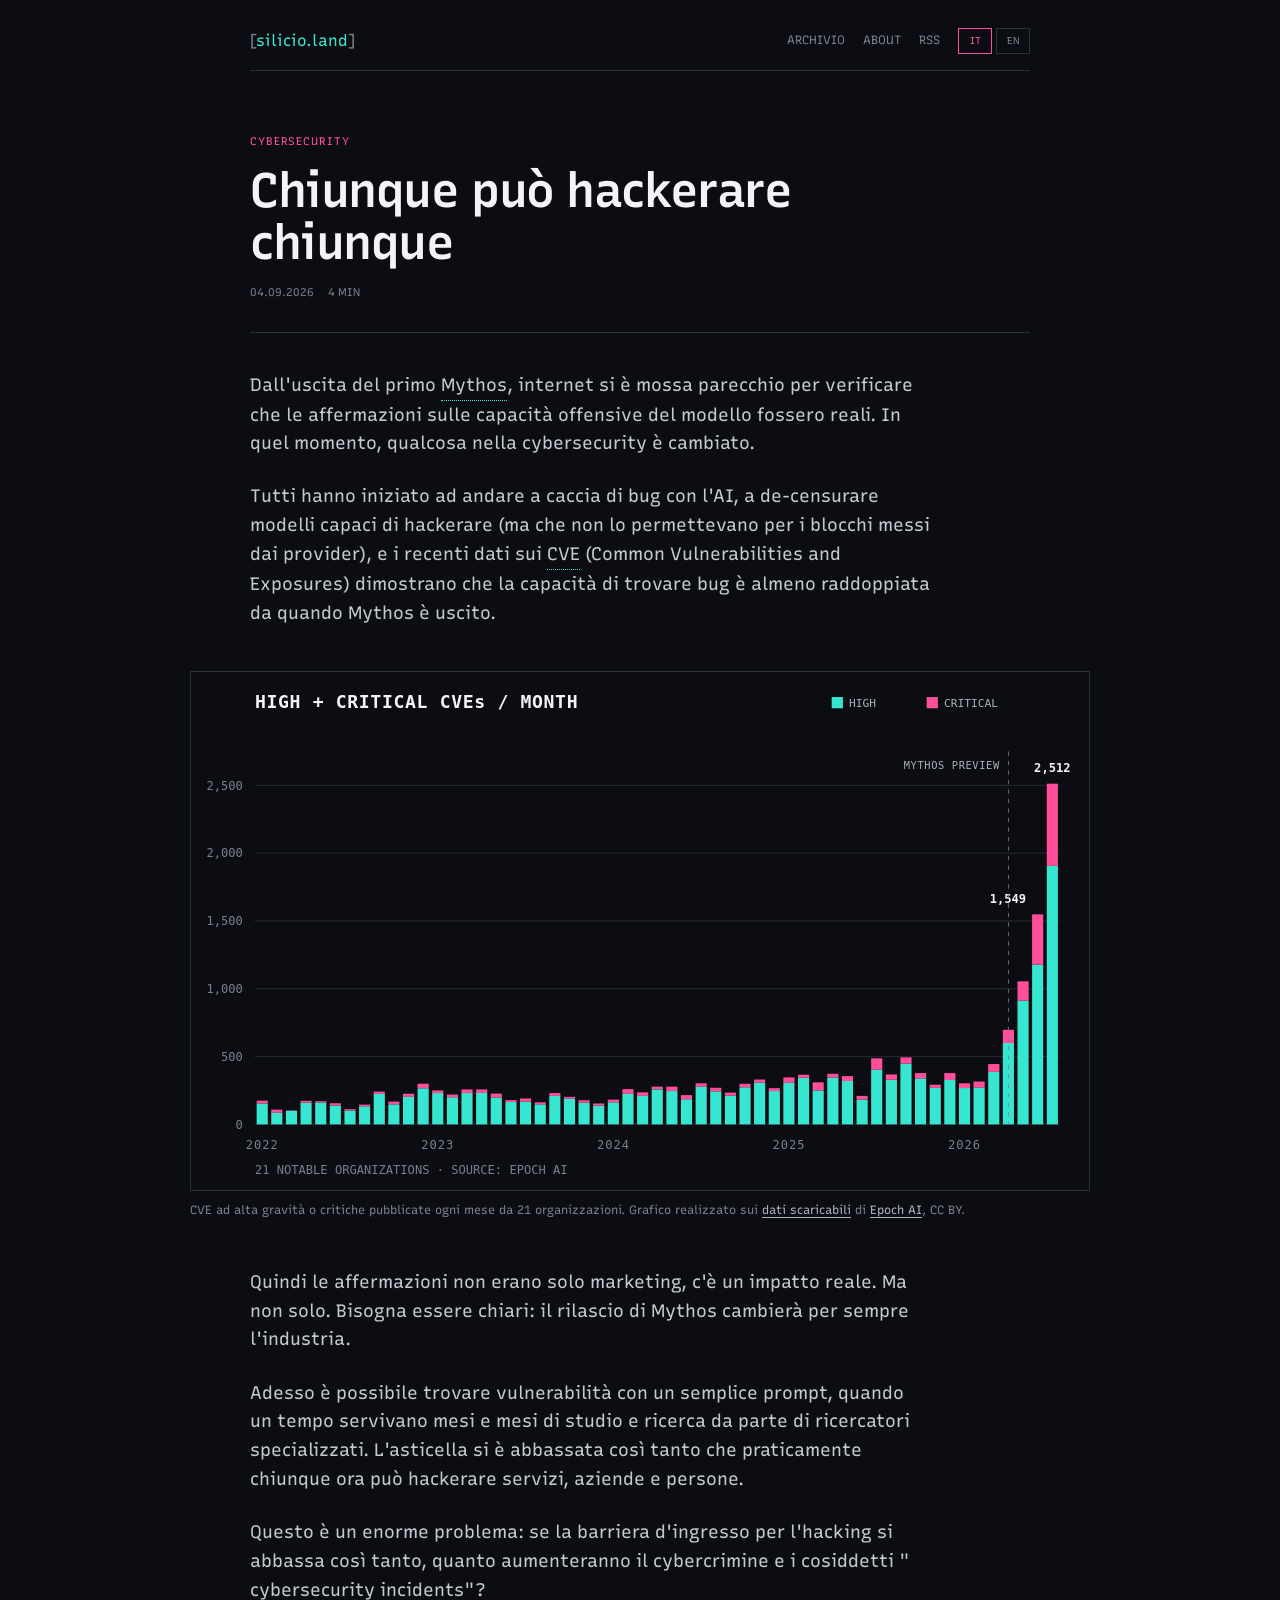
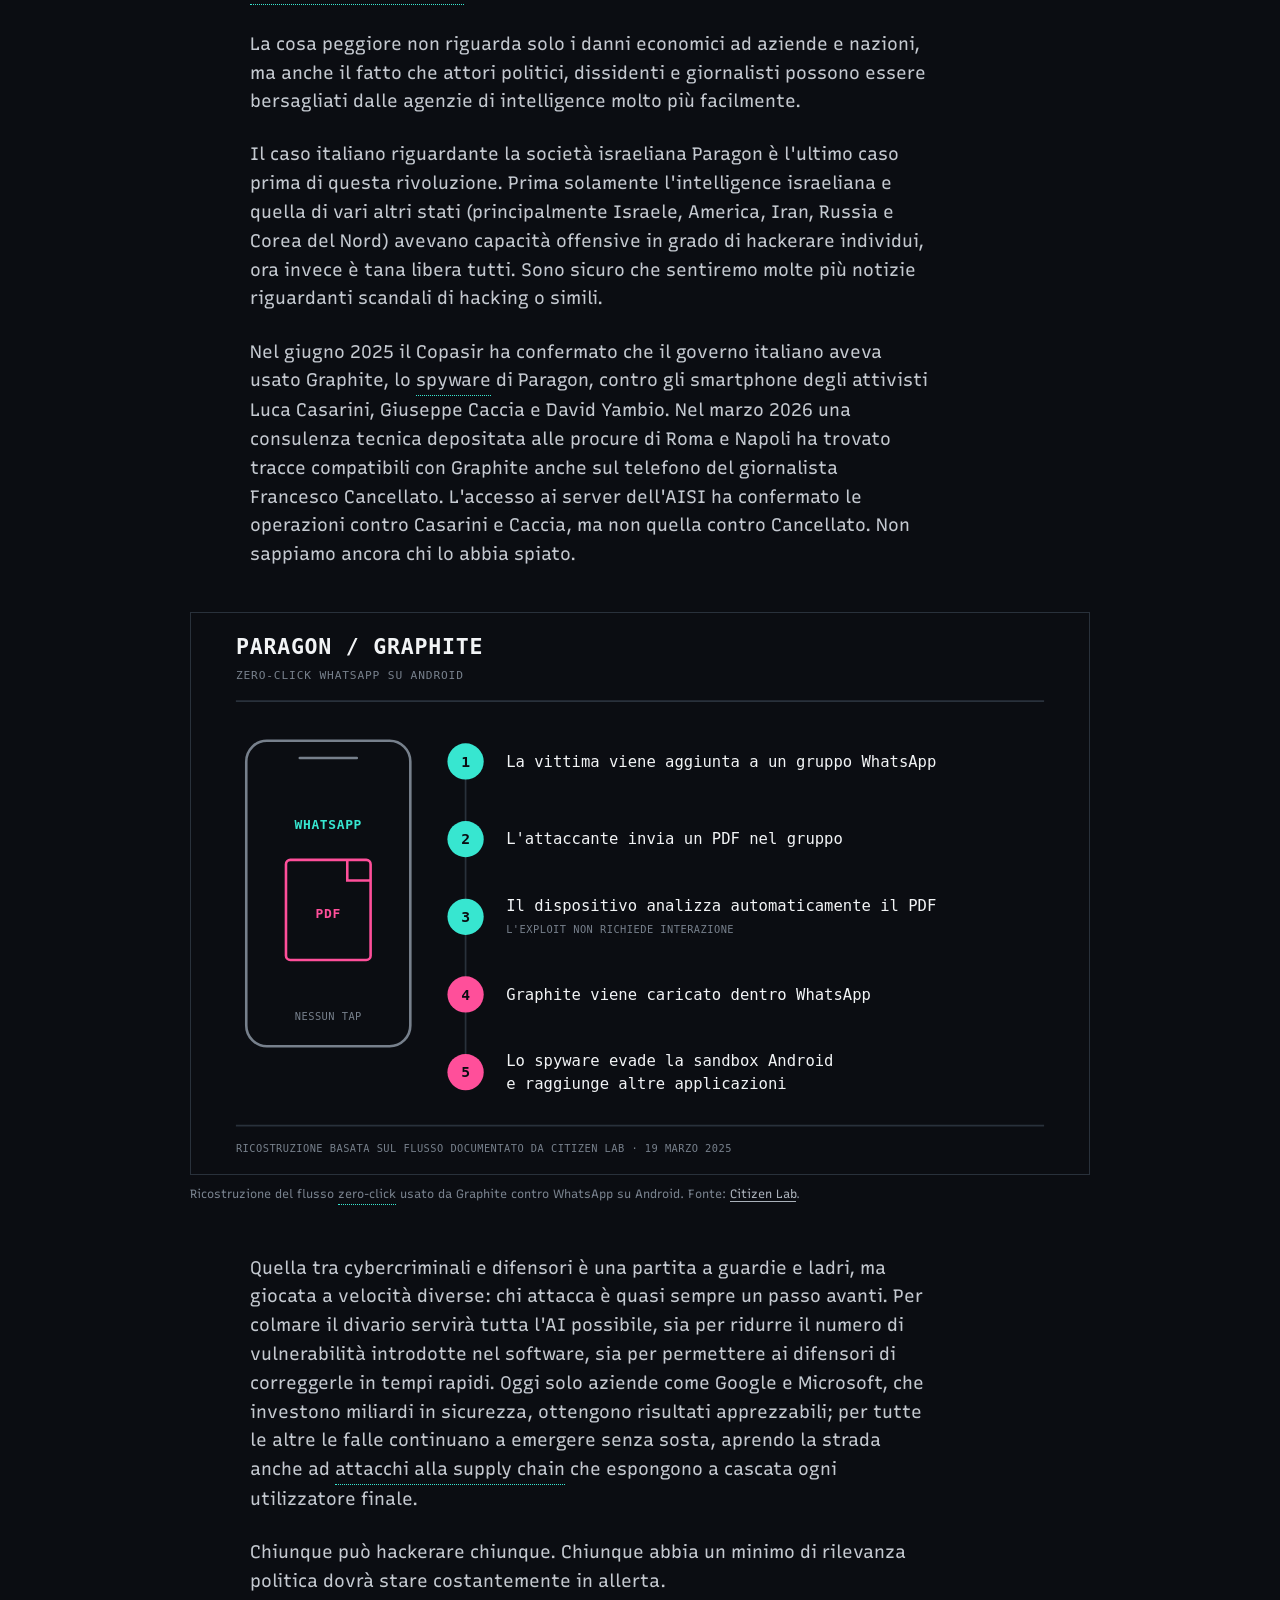
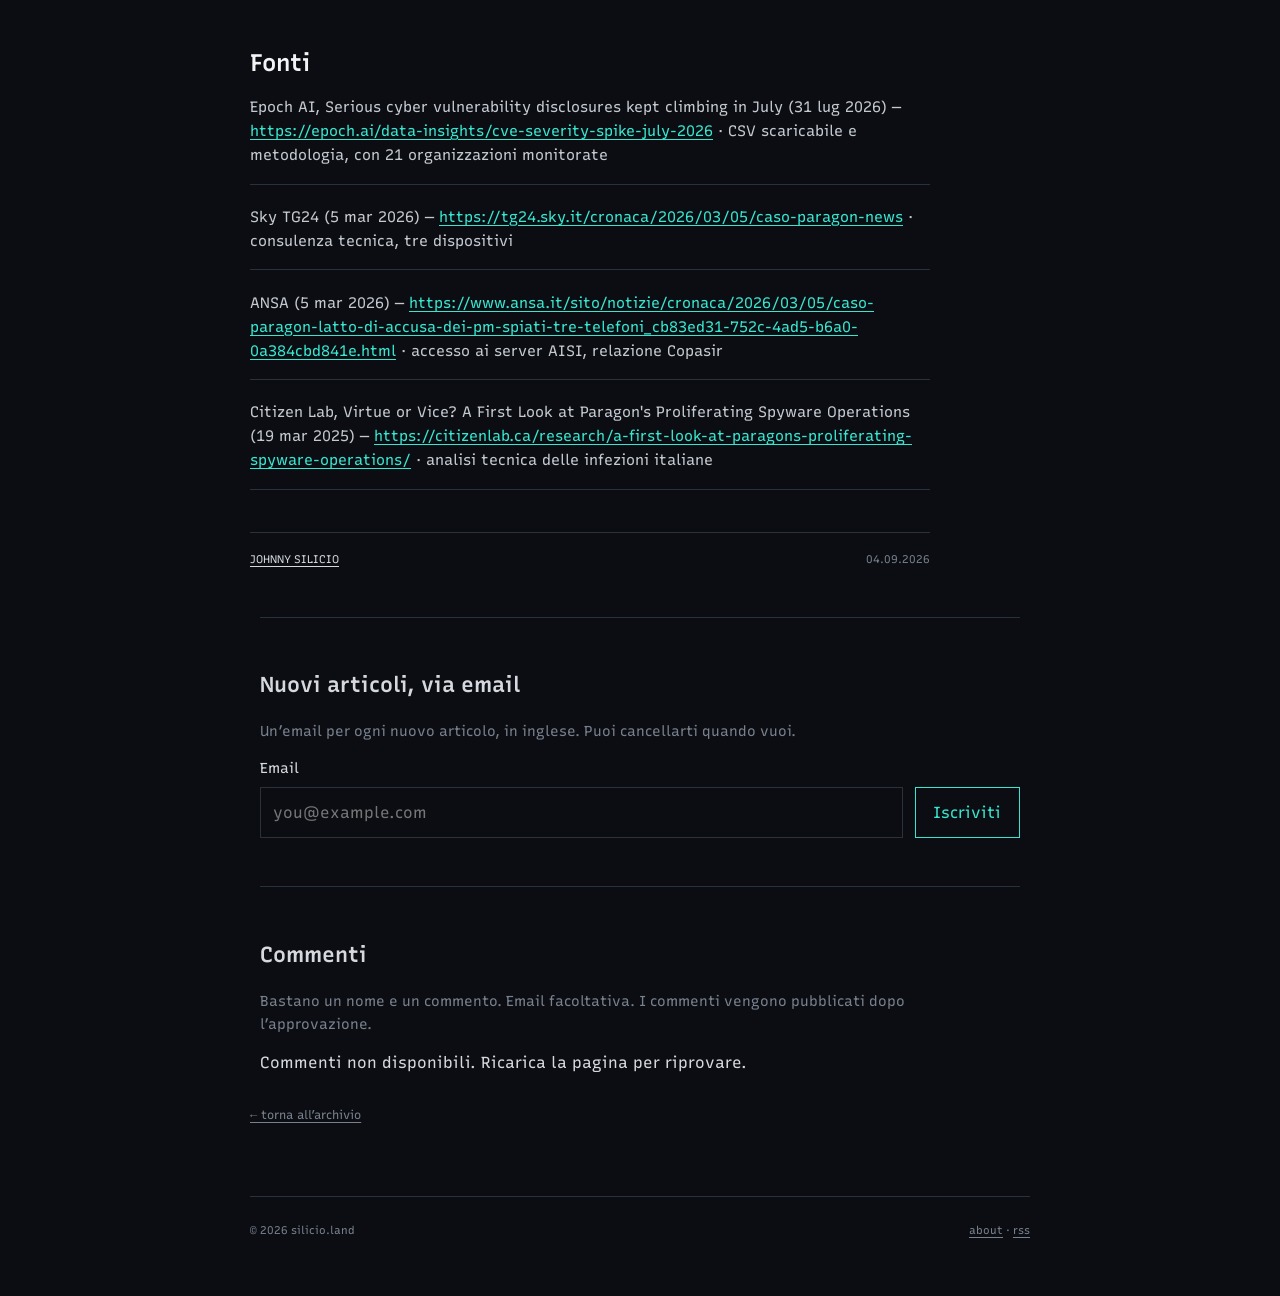
<file: posts/2026-09-04-anyone-can-hack-anyone.html>
<!doctype html>
<html lang="it">
<head>
  <meta charset="utf-8">
  <meta name="viewport" content="width=device-width,initial-scale=1">
  <meta name="description" content="L'AI ha cambiato la scoperta delle vulnerabilità e abbassato la barriera d'ingresso agli attacchi informatici.">
  <meta property="og:title" content="Chiunque può hackerare chiunque">
  <meta property="og:description" content="L'AI ha cambiato la scoperta delle vulnerabilità e abbassato la barriera d'ingresso agli attacchi informatici.">
  <meta property="og:type" content="article">
  <meta property="og:url" content="https://silicio.land/posts/2026-09-04-anyone-can-hack-anyone.html">
  <link rel="canonical" href="https://silicio.land/posts/2026-09-04-anyone-can-hack-anyone.html">
  <meta name="theme-color" content="#0b0d12">
  <link rel="alternate" hreflang="it" href="https://silicio.land/posts/2026-09-04-anyone-can-hack-anyone.html">
  <link rel="alternate" hreflang="en" href="https://silicio.land/posts/2026-09-04-anyone-can-hack-anyone.en.html">
  <meta property="og:locale" content="it_IT">
  <link rel="alternate" type="application/rss+xml" title="silicio.land" href="../feed.xml">
  <link rel="stylesheet" href="../style.css?v=20260906-newsletter">
  <title>Chiunque può hackerare chiunque — silicio.land</title>
</head>
<body data-page-language="it" data-url-it="2026-09-04-anyone-can-hack-anyone.html" data-url-en="2026-09-04-anyone-can-hack-anyone.en.html" data-document-title-it="Chiunque può hackerare chiunque — silicio.land" data-document-title-en="Anyone Can Hack Anyone — silicio.land" data-description-it="L'AI ha cambiato la scoperta delle vulnerabilità e abbassato la barriera d'ingresso agli attacchi informatici." data-description-en="AI has changed vulnerability discovery and lowered the barrier to cyberattacks.">
  <div class="page">
    <header>
      <a class="brand mono" href="../index.html">silicio.land</a>
      <nav class="mono" aria-label="Navigazione principale" data-aria-it="Navigazione principale" data-aria-en="Main navigation">
        <a href="../index.html#archive" data-it="archivio" data-en="archive">archivio</a>
        <a href="../about.html">about</a>
        <a href="../feed.xml">rss</a>
        <div class="language-switch" role="group" aria-label="Lingua" data-aria-it="Lingua" data-aria-en="Language">
          <button type="button" data-lang="it" aria-pressed="true">IT</button>
          <button type="button" data-lang="en" aria-pressed="false">EN</button>
        </div>
      </nav>
    </header>

    <main>
      <div class="article-header">
        <div class="article-topline">
          <span class="status mono">cybersecurity</span>
        </div>
        <h1>
          <span data-title-language="it">Chiunque può hackerare chiunque</span>
          <span data-title-language="en" lang="en" hidden>Anyone Can Hack Anyone</span>
        </h1>
        <div class="article-meta mono">
          <time datetime="2026-09-04">04.09.2026</time>
          <span>4 min</span>
        </div>
      </div>

      <article class="prose" data-language="it" lang="it">
        <p>Dall'uscita del primo <button type="button" class="term" data-definition="Modello di AI usato per analizzare codice e cercare vulnerabilità, anche con tecniche offensive.">Mythos</button>, internet si è mossa parecchio per verificare che le affermazioni sulle capacità offensive del modello fossero reali. In quel momento, qualcosa nella cybersecurity è cambiato.</p>

        <p>Tutti hanno iniziato ad andare a caccia di bug con l'AI, a de-censurare modelli capaci di hackerare (ma che non lo permettevano per i blocchi messi dai provider), e i recenti dati sui <button type="button" class="term" data-definition="Identificatore pubblico e standardizzato assegnato a una vulnerabilità di sicurezza nota.">CVE</button> (Common Vulnerabilities and Exposures) dimostrano che la capacità di trovare bug è almeno raddoppiata da quando Mythos è uscito.</p>
        <figure class="article-figure">
          <a href="../assets/images/posts/2026-09-04/monthly-high-critical-cves.svg">
            <img src="../assets/images/posts/2026-09-04/monthly-high-critical-cves.svg" width="1040" height="600" loading="lazy" alt="CVE mensili di gravità alta e critica pubblicate da 21 organizzazioni, da gennaio 2022 a luglio 2026. Giugno e luglio 2026 salgono a 1.549 e 2.512.">
          </a>
          <figcaption>CVE ad alta gravità o critiche pubblicate ogni mese da 21 organizzazioni. Grafico realizzato sui <a href="../assets/data/epoch-cve-severity-monthly.csv">dati scaricabili</a> di <a href="https://epoch.ai/data-insights/cve-severity-spike-july-2026">Epoch AI</a>, CC BY.</figcaption>
        </figure>
        <p>Quindi le affermazioni non erano solo marketing, c'è un impatto reale. Ma non solo. Bisogna essere chiari: il rilascio di Mythos cambierà per sempre l'industria.</p>

        <p>Adesso è possibile trovare vulnerabilità con un semplice prompt, quando un tempo servivano mesi e mesi di studio e ricerca da parte di ricercatori specializzati. L'asticella si è abbassata così tanto che praticamente chiunque ora può hackerare servizi, aziende e persone.</p>

        <p>Questo è un enorme problema: se la barriera d'ingresso per l'hacking si abbassa così tanto, quanto aumenteranno il cybercrimine e i cosiddetti "<button type="button" class="term" data-definition="Eventi che compromettono la riservatezza, l'integrità o la disponibilità di sistemi e dati.">cybersecurity incidents</button>"?</p>

        <p>La cosa peggiore non riguarda solo i danni economici ad aziende e nazioni, ma anche il fatto che attori politici, dissidenti e giornalisti possono essere bersagliati dalle agenzie di intelligence molto più facilmente.</p>

        <p>Il caso italiano riguardante la società israeliana Paragon è l'ultimo caso prima di questa rivoluzione. Prima solamente l'intelligence israeliana e quella di vari altri stati (principalmente Israele, America, Iran, Russia e Corea del Nord) avevano capacità offensive in grado di hackerare individui, ora invece è tana libera tutti. Sono sicuro che sentiremo molte più notizie riguardanti scandali di hacking o simili.</p>

        <p>Nel giugno 2025 il Copasir ha confermato che il governo italiano aveva usato Graphite, lo <button type="button" class="term" data-definition="Software che raccoglie dati o controlla un dispositivo senza il consenso della persona.">spyware</button> di Paragon, contro gli smartphone degli attivisti Luca Casarini, Giuseppe Caccia e David Yambio. Nel marzo 2026 una consulenza tecnica depositata alle procure di Roma e Napoli ha trovato tracce compatibili con Graphite anche sul telefono del giornalista Francesco Cancellato. L'accesso ai server dell'AISI ha confermato le operazioni contro Casarini e Caccia, ma non quella contro Cancellato. Non sappiamo ancora chi lo abbia spiato.</p>

        <figure class="article-figure">
          <a href="../assets/images/posts/2026-09-04/paragon-zero-click-flow-it.svg">
            <img src="../assets/images/posts/2026-09-04/paragon-zero-click-flow-it.svg" width="1040" height="650" loading="lazy" alt="Flusso in cinque passaggi dell'attacco zero-click di Graphite attraverso WhatsApp su Android.">
          </a>
          <figcaption>Ricostruzione del flusso <button type="button" class="term" data-definition="Attacco che non richiede click, tap o altre azioni da parte della vittima.">zero-click</button> usato da Graphite contro WhatsApp su Android. Fonte: <a href="https://citizenlab.ca/research/a-first-look-at-paragons-proliferating-spyware-operations/">Citizen Lab</a>.</figcaption>
        </figure>

        <p>Quella tra cybercriminali e difensori è una partita a guardie e ladri, ma giocata a velocità diverse: chi attacca è quasi sempre un passo avanti. Per colmare il divario servirà tutta l'AI possibile, sia per ridurre il numero di vulnerabilità introdotte nel software, sia per permettere ai difensori di correggerle in tempi rapidi. Oggi solo aziende come Google e Microsoft, che investono miliardi in sicurezza, ottengono risultati apprezzabili; per tutte le altre le falle continuano a emergere senza sosta, aprendo la strada anche ad <button type="button" class="term" data-definition="Attacco che compromette un fornitore o una dipendenza per raggiungere tutti i suoi utilizzatori.">attacchi alla supply chain</button> che espongono a cascata ogni utilizzatore finale.</p>

        <p>Chiunque può hackerare chiunque. Chiunque abbia un minimo di rilevanza politica dovrà stare costantemente in allerta.</p>

        <h2>Fonti</h2>
        <div class="sources">
          <p>Epoch AI, Serious cyber vulnerability disclosures kept climbing in July (31 lug 2026) — <a href="https://epoch.ai/data-insights/cve-severity-spike-july-2026">https://epoch.ai/data-insights/cve-severity-spike-july-2026</a> · CSV scaricabile e metodologia, con 21 organizzazioni monitorate</p>
          <p>Sky TG24 (5 mar 2026) — <a href="https://tg24.sky.it/cronaca/2026/03/05/caso-paragon-news">https://tg24.sky.it/cronaca/2026/03/05/caso-paragon-news</a> · consulenza tecnica, tre dispositivi</p>
          <p>ANSA (5 mar 2026) — <a href="https://www.ansa.it/sito/notizie/cronaca/2026/03/05/caso-paragon-latto-di-accusa-dei-pm-spiati-tre-telefoni_cb83ed31-752c-4ad5-b6a0-0a384cbd841e.html">https://www.ansa.it/sito/notizie/cronaca/2026/03/05/caso-paragon-latto-di-accusa-dei-pm-spiati-tre-telefoni_cb83ed31-752c-4ad5-b6a0-0a384cbd841e.html</a> · accesso ai server AISI, relazione Copasir</p>
          <p>Citizen Lab, Virtue or Vice? A First Look at Paragon's Proliferating Spyware Operations (19 mar 2025) — <a href="https://citizenlab.ca/research/a-first-look-at-paragons-proliferating-spyware-operations/">https://citizenlab.ca/research/a-first-look-at-paragons-proliferating-spyware-operations/</a> · analisi tecnica delle infezioni italiane</p>
        </div>
        <div class="article-signature mono">
          <a href="../about.html" rel="author">Johnny Silicio</a>
          <time datetime="2026-09-04">04.09.2026</time>
        </div>
      </article>

      <article class="prose" data-language="en" lang="en" hidden>
        <p>Since the release of the first <button type="button" class="term" data-definition="AI model used to analyze code and find vulnerabilities, including through offensive techniques.">Mythos</button>, the internet has spent a lot of time checking whether the claims about the model's offensive capabilities were real. At that moment, something in cybersecurity changed.</p>

        <p>Everyone started hunting for bugs with AI and uncensoring models capable of hacking but prevented from doing so by provider safeguards. Recent <button type="button" class="term" data-definition="A public, standardized identifier assigned to a known security vulnerability.">CVE</button> (Common Vulnerabilities and Exposures) data shows that the ability to find bugs has at least doubled since Mythos was released.</p>
        <figure class="article-figure">
          <a href="../assets/images/posts/2026-09-04/monthly-high-critical-cves.svg">
            <img src="../assets/images/posts/2026-09-04/monthly-high-critical-cves.svg" width="1040" height="600" loading="lazy" alt="Monthly high and critical CVEs disclosed by 21 organizations from January 2022 to July 2026. June and July 2026 rise to 1,549 and 2,512.">
          </a>
          <figcaption>High- and critical-severity CVEs disclosed each month by 21 organizations. Chart built from <a href="../assets/data/epoch-cve-severity-monthly.csv">downloadable data</a> published by <a href="https://epoch.ai/data-insights/cve-severity-spike-july-2026">Epoch AI</a>, CC BY.</figcaption>
        </figure>
        <p>So the claims were not just marketing: there is a real impact. But there is more. We need to be clear: the release of Mythos will change the industry forever.</p>

        <p>It is now possible to find vulnerabilities with a simple prompt, when this once required months and months of study and research by specialized researchers. The bar has fallen so low that practically anyone can now hack services, companies, and people.</p>

        <p>This is a huge problem: if the barrier to entry for hacking falls this far, how much will cybercrime and so-called "<button type="button" class="term" data-definition="Events that compromise the confidentiality, integrity, or availability of systems and data.">cybersecurity incidents</button>" increase?</p>

        <p>The worst part is not only the economic damage to companies and nations, but also the fact that political figures, dissidents, and journalists can be targeted by intelligence agencies much more easily.</p>

        <p>The Italian case involving the Israeli company Paragon is the last case before this revolution. Previously, only Israeli intelligence and the intelligence services of various other states—mainly Israel, the United States, Iran, Russia, and North Korea—had offensive capabilities able to hack individuals. Now it is a free-for-all. I am sure we will hear much more news about hacking scandals and similar cases.</p>

        <p>In June 2025, Copasir confirmed that the Italian government had used Graphite, Paragon's <button type="button" class="term" data-definition="Software that collects data or controls a device without its user's consent.">spyware</button>, against the smartphones of activists Luca Casarini, Giuseppe Caccia, and David Yambio. In March 2026, a technical report filed with prosecutors in Rome and Naples found traces compatible with Graphite on journalist Francesco Cancellato's phone as well. Access to AISI's servers confirmed the operations against Casarini and Caccia, but not the one against Cancellato. We still do not know who spied on him.</p>

        <figure class="article-figure">
          <a href="../assets/images/posts/2026-09-04/paragon-zero-click-flow-en.svg">
            <img src="../assets/images/posts/2026-09-04/paragon-zero-click-flow-en.svg" width="1040" height="650" loading="lazy" alt="Five-step flow of Graphite's zero-click attack through WhatsApp on Android.">
          </a>
          <figcaption>Reconstruction of the <button type="button" class="term" data-definition="An attack that requires no click, tap, or other action from the victim.">zero-click</button> flow used by Graphite against WhatsApp on Android. Source: <a href="https://citizenlab.ca/research/a-first-look-at-paragons-proliferating-spyware-operations/">Citizen Lab</a>.</figcaption>
        </figure>

        <p>The contest between cybercriminals and defenders is a game of cops and robbers, but played at different speeds: the attacker is almost always one step ahead. Closing the gap will require all the AI we can get, both to reduce the number of vulnerabilities introduced into software and to let defenders fix them quickly. Today, only companies such as Google and Microsoft, which invest billions in security, achieve meaningful results; for everyone else, flaws continue to emerge without pause, also opening the way to <button type="button" class="term" data-definition="Attacks that compromise a supplier or dependency to reach all of its users.">supply-chain attacks</button> that expose every end user in turn.</p>

        <p>Anyone can hack anyone. Anyone with even minimal political relevance will have to remain constantly alert.</p>

        <h2>Sources</h2>
        <div class="sources">
          <p>Epoch AI, Serious cyber vulnerability disclosures kept climbing in July (31 Jul 2026) — <a href="https://epoch.ai/data-insights/cve-severity-spike-july-2026">https://epoch.ai/data-insights/cve-severity-spike-july-2026</a> · downloadable CSV and methodology, covering 21 monitored organizations</p>
          <p>Sky TG24 (5 Mar 2026) — <a href="https://tg24.sky.it/cronaca/2026/03/05/caso-paragon-news">https://tg24.sky.it/cronaca/2026/03/05/caso-paragon-news</a> · technical report, three devices</p>
          <p>ANSA (5 Mar 2026) — <a href="https://www.ansa.it/sito/notizie/cronaca/2026/03/05/caso-paragon-latto-di-accusa-dei-pm-spiati-tre-telefoni_cb83ed31-752c-4ad5-b6a0-0a384cbd841e.html">https://www.ansa.it/sito/notizie/cronaca/2026/03/05/caso-paragon-latto-di-accusa-dei-pm-spiati-tre-telefoni_cb83ed31-752c-4ad5-b6a0-0a384cbd841e.html</a> · access to AISI servers, Copasir report</p>
          <p>Citizen Lab, Virtue or Vice? A First Look at Paragon's Proliferating Spyware Operations (19 Mar 2025) — <a href="https://citizenlab.ca/research/a-first-look-at-paragons-proliferating-spyware-operations/">https://citizenlab.ca/research/a-first-look-at-paragons-proliferating-spyware-operations/</a> · technical analysis of the Italian infections</p>
        </div>
        <div class="article-signature mono">
          <a href="../about.html" rel="author">Johnny Silicio</a>
          <time datetime="2026-09-04">04.09.2026</time>
        </div>
      </article>

      <section class="newsletter" aria-labelledby="newsletter-heading">
        <h2 id="newsletter-heading" data-it="Nuovi articoli, via email" data-en="New articles, by email">Nuovi articoli, via email</h2>
        <p data-it="Un’email per ogni nuovo articolo, in inglese. Puoi cancellarti quando vuoi." data-en="An email for each new article, in English. Unsubscribe whenever you like.">Un’email per ogni nuovo articolo, in inglese. Puoi cancellarti quando vuoi.</p>
        <form action="https://2fbef8f5.sibforms.com/serve/[base64]" method="post">
          <label for="newsletter-email">Email</label>
          <div class="newsletter-fields">
            <input id="newsletter-email" name="EMAIL" type="email" autocomplete="email" placeholder="you@example.com" required>
            <input type="text" name="email_address_check" value="" class="newsletter-honeypot" tabindex="-1" aria-hidden="true" autocomplete="off">
            <input type="hidden" name="locale" value="en">
            <input type="hidden" name="html_type" value="simple">
            <button type="submit" data-it="Iscriviti" data-en="Subscribe">Iscriviti</button>
          </div>
        </form>
      </section>

      <section class="comments" aria-labelledby="comments-heading">
        <h2 id="comments-heading" data-it="Commenti" data-en="Comments">Commenti</h2>
        <p data-it="Bastano un nome e un commento. Email facoltativa. I commenti vengono pubblicati dopo l’approvazione." data-en="Leave a name and a comment. Email is optional. Comments appear after approval.">Bastano un nome e un commento. Email facoltativa. I commenti vengono pubblicati dopo l’approvazione.</p>
        <div id="cusdis_thread" data-host="https://cusdis.com" data-app-id="515eadc4-871e-4d30-9c8e-4c18267d27e7" data-page-id="2026-09-04-anyone-can-hack-anyone" data-page-url="https://silicio.land/posts/2026-09-04-anyone-can-hack-anyone.html" data-page-title="Anyone Can Hack Anyone" data-theme="dark"></div>
        <noscript>Enable JavaScript to read and leave comments.</noscript>
      </section>

      <a class="back-link mono" href="../index.html" data-it="← torna all’archivio" data-en="← back to archive">← torna all’archivio</a>
    </main>

    <footer class="mono">
      <span>© 2026 silicio.land</span>
      <span><a href="../about.html">about</a> · <a href="../feed.xml">rss</a></span>
    </footer>
  </div>

  <script src="../site.js?v=20260906-newsletter"></script>
</body>
</html>
</file>
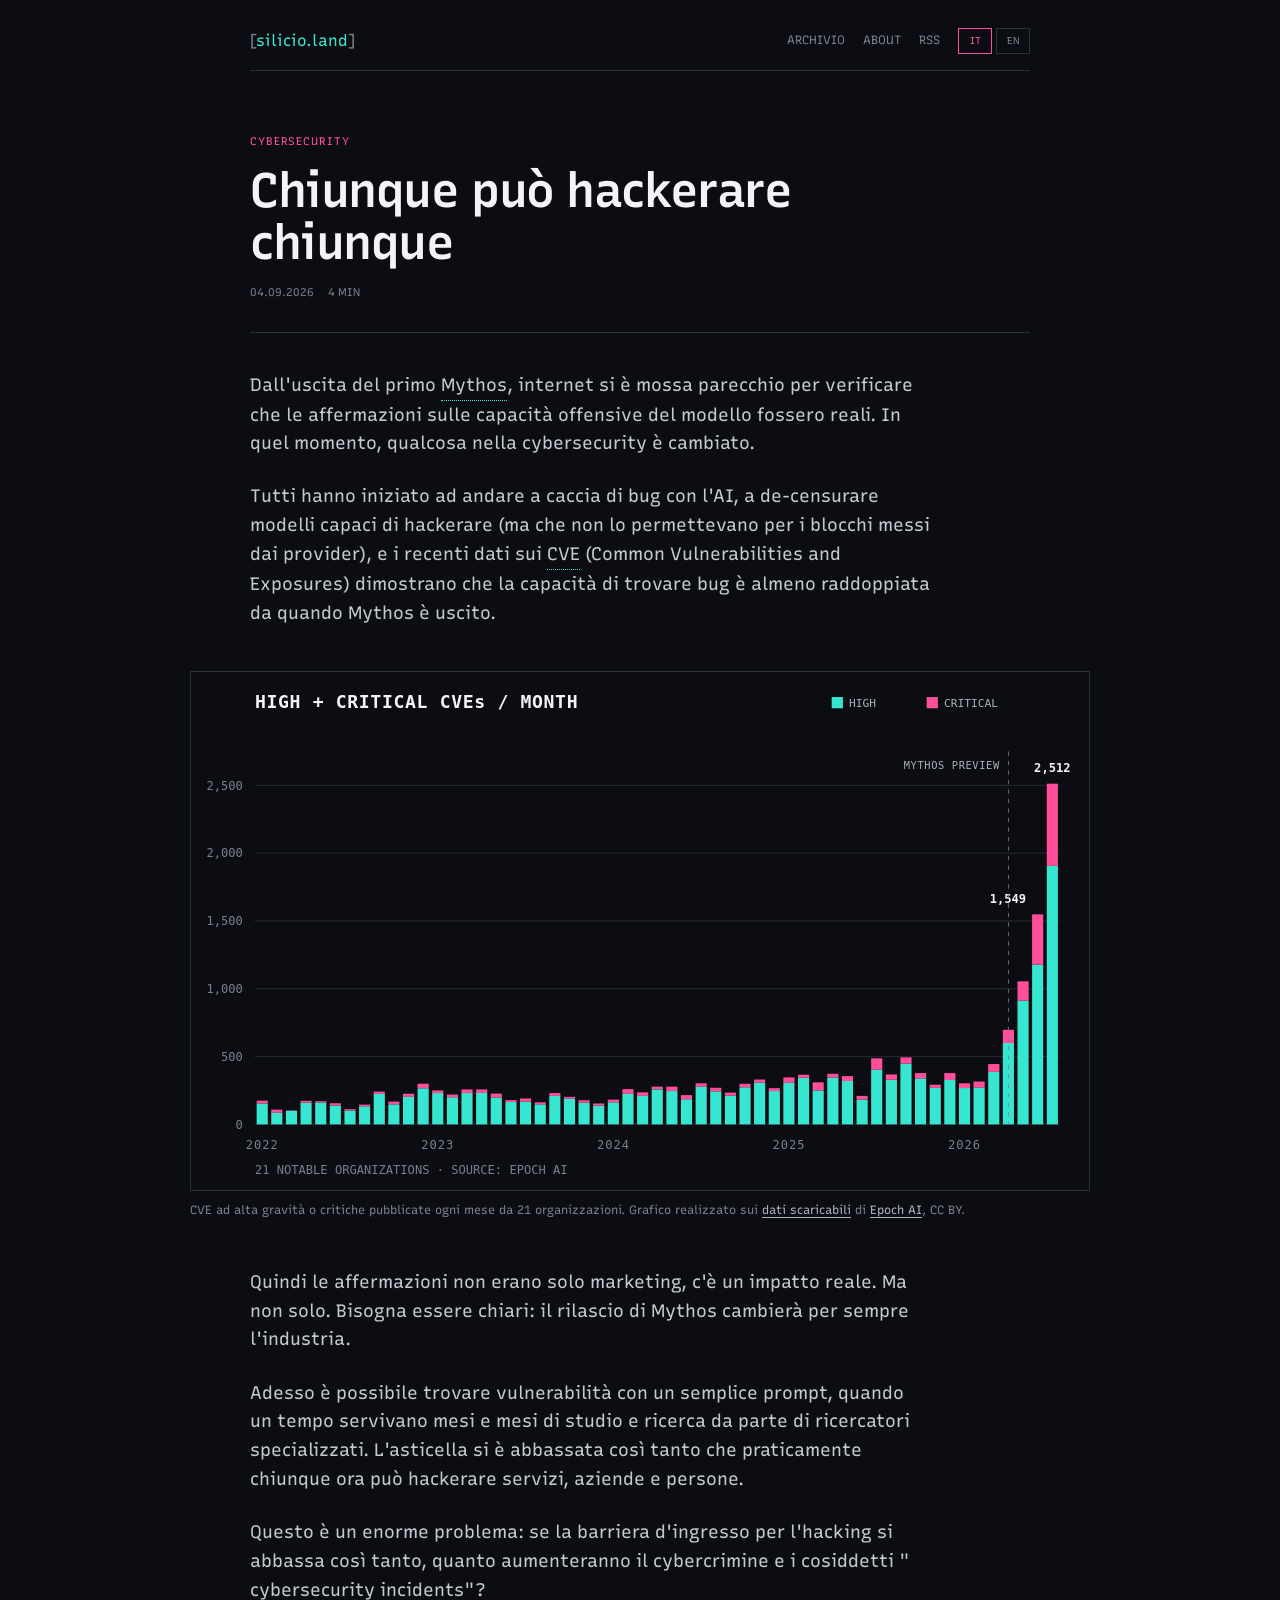
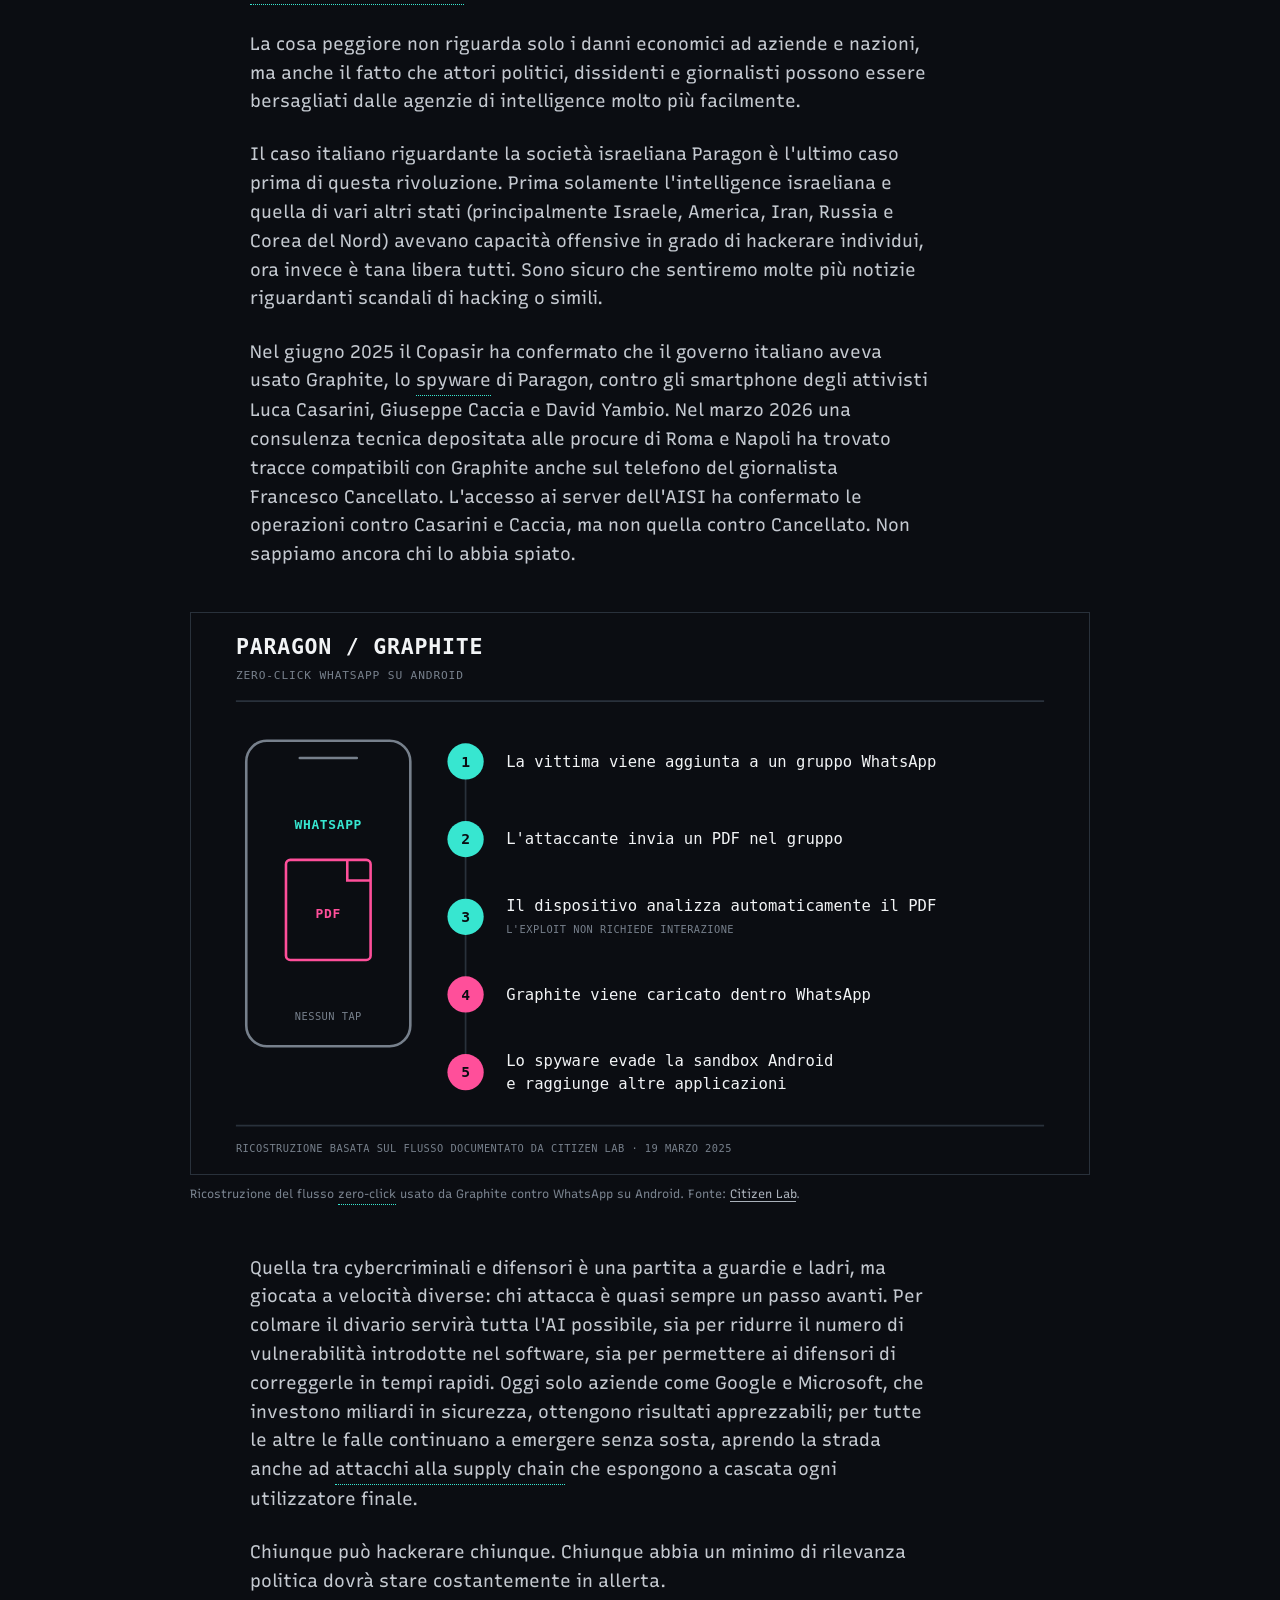
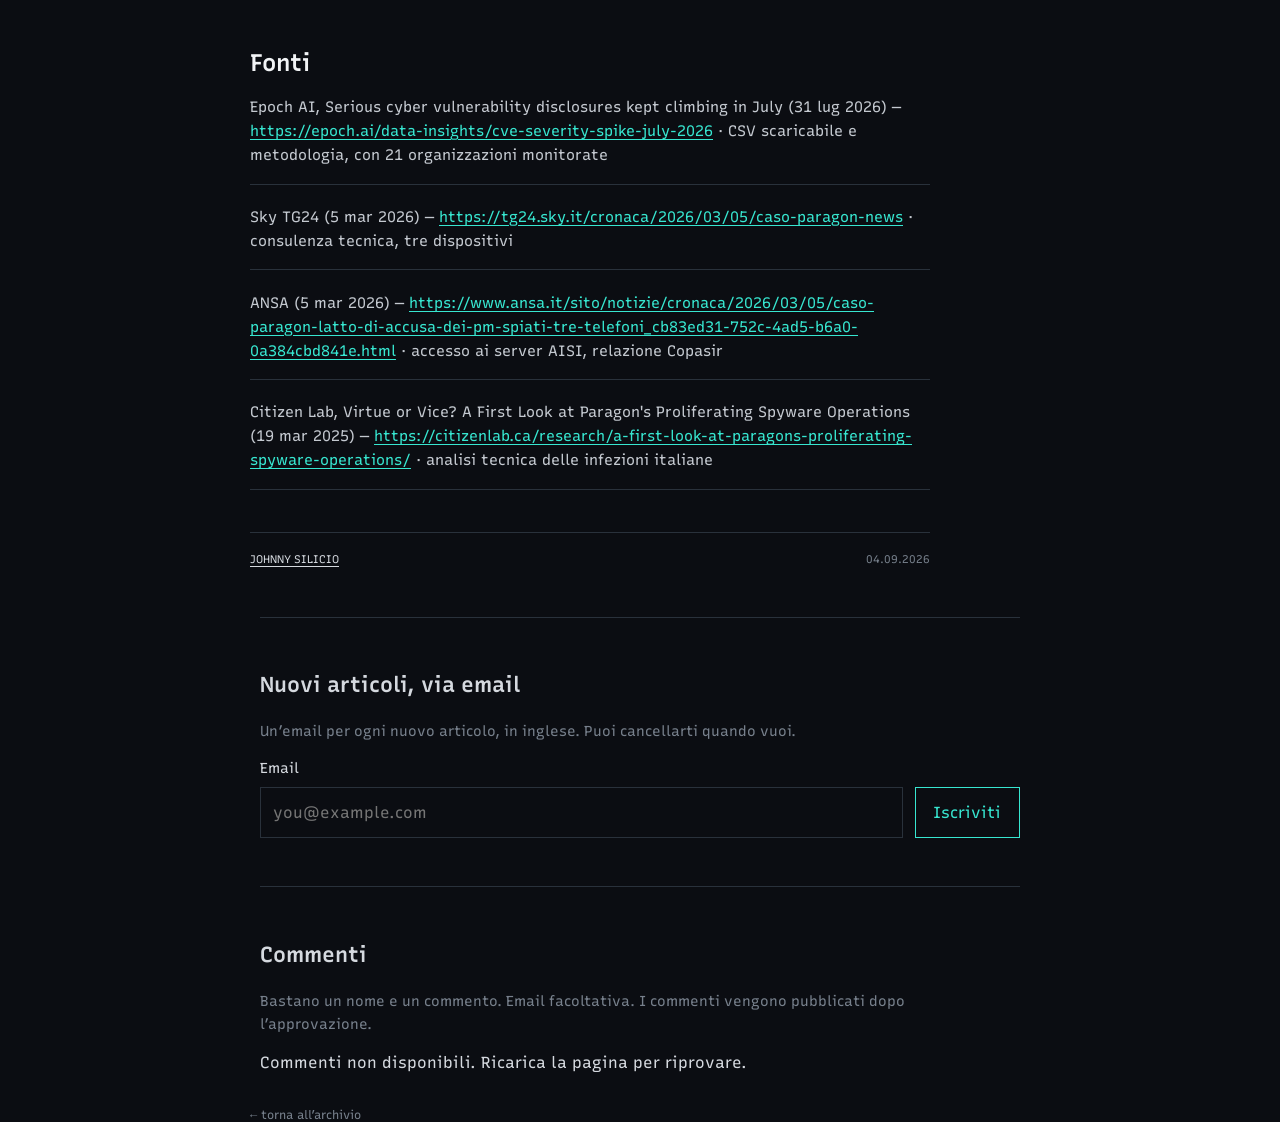
<file: posts/2026-09-04-you-could-be-next.html>
<!doctype html>
<html lang="en">
<head>
  <meta charset="utf-8">
  <meta name="viewport" content="width=device-width,initial-scale=1">
  <meta name="robots" content="noindex">
  <meta http-equiv="refresh" content="0;url=2026-09-04-anyone-can-hack-anyone.html">
  <link rel="canonical" href="https://silicio.land/posts/2026-09-04-anyone-can-hack-anyone.html">
  <title>Anyone Can Hack Anyone — silicio.land</title>
</head>
<body>
  <p><a href="2026-09-04-anyone-can-hack-anyone.html">Anyone Can Hack Anyone</a></p>
</body>
</html>
</file>
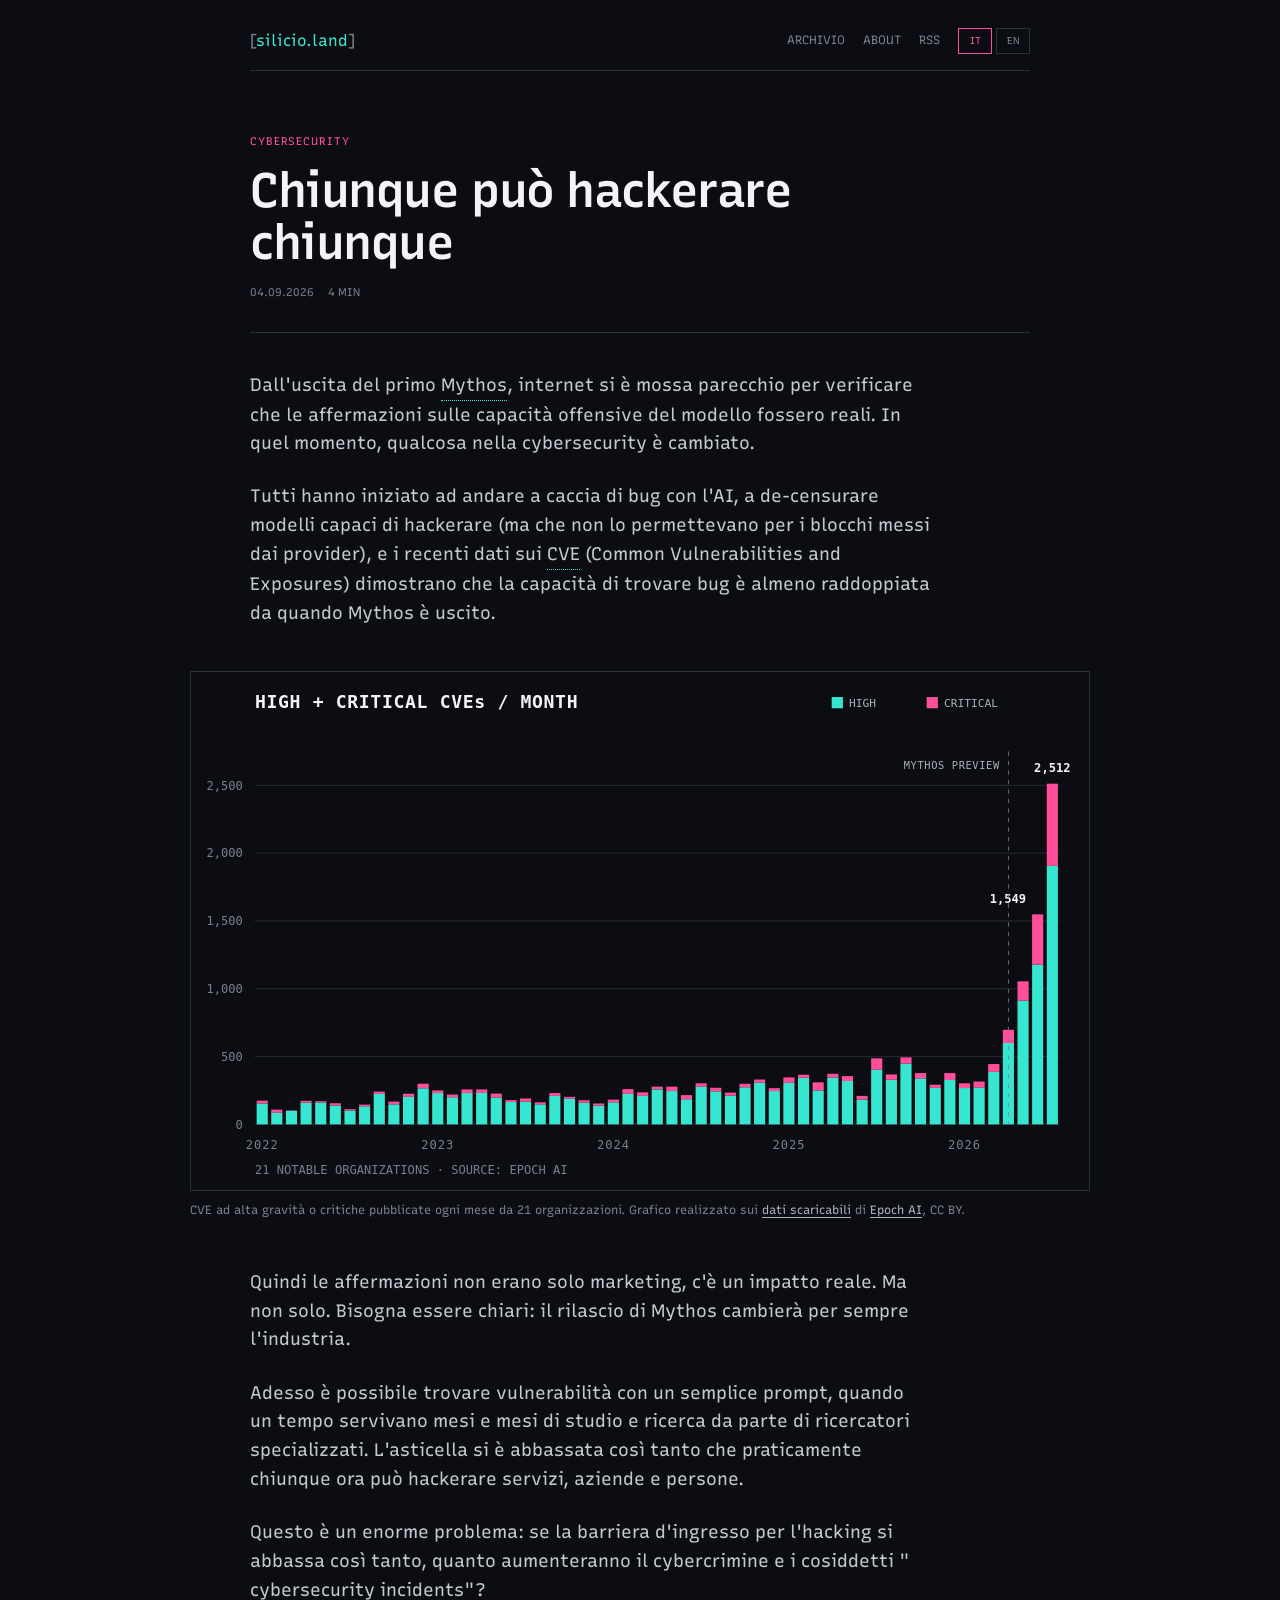
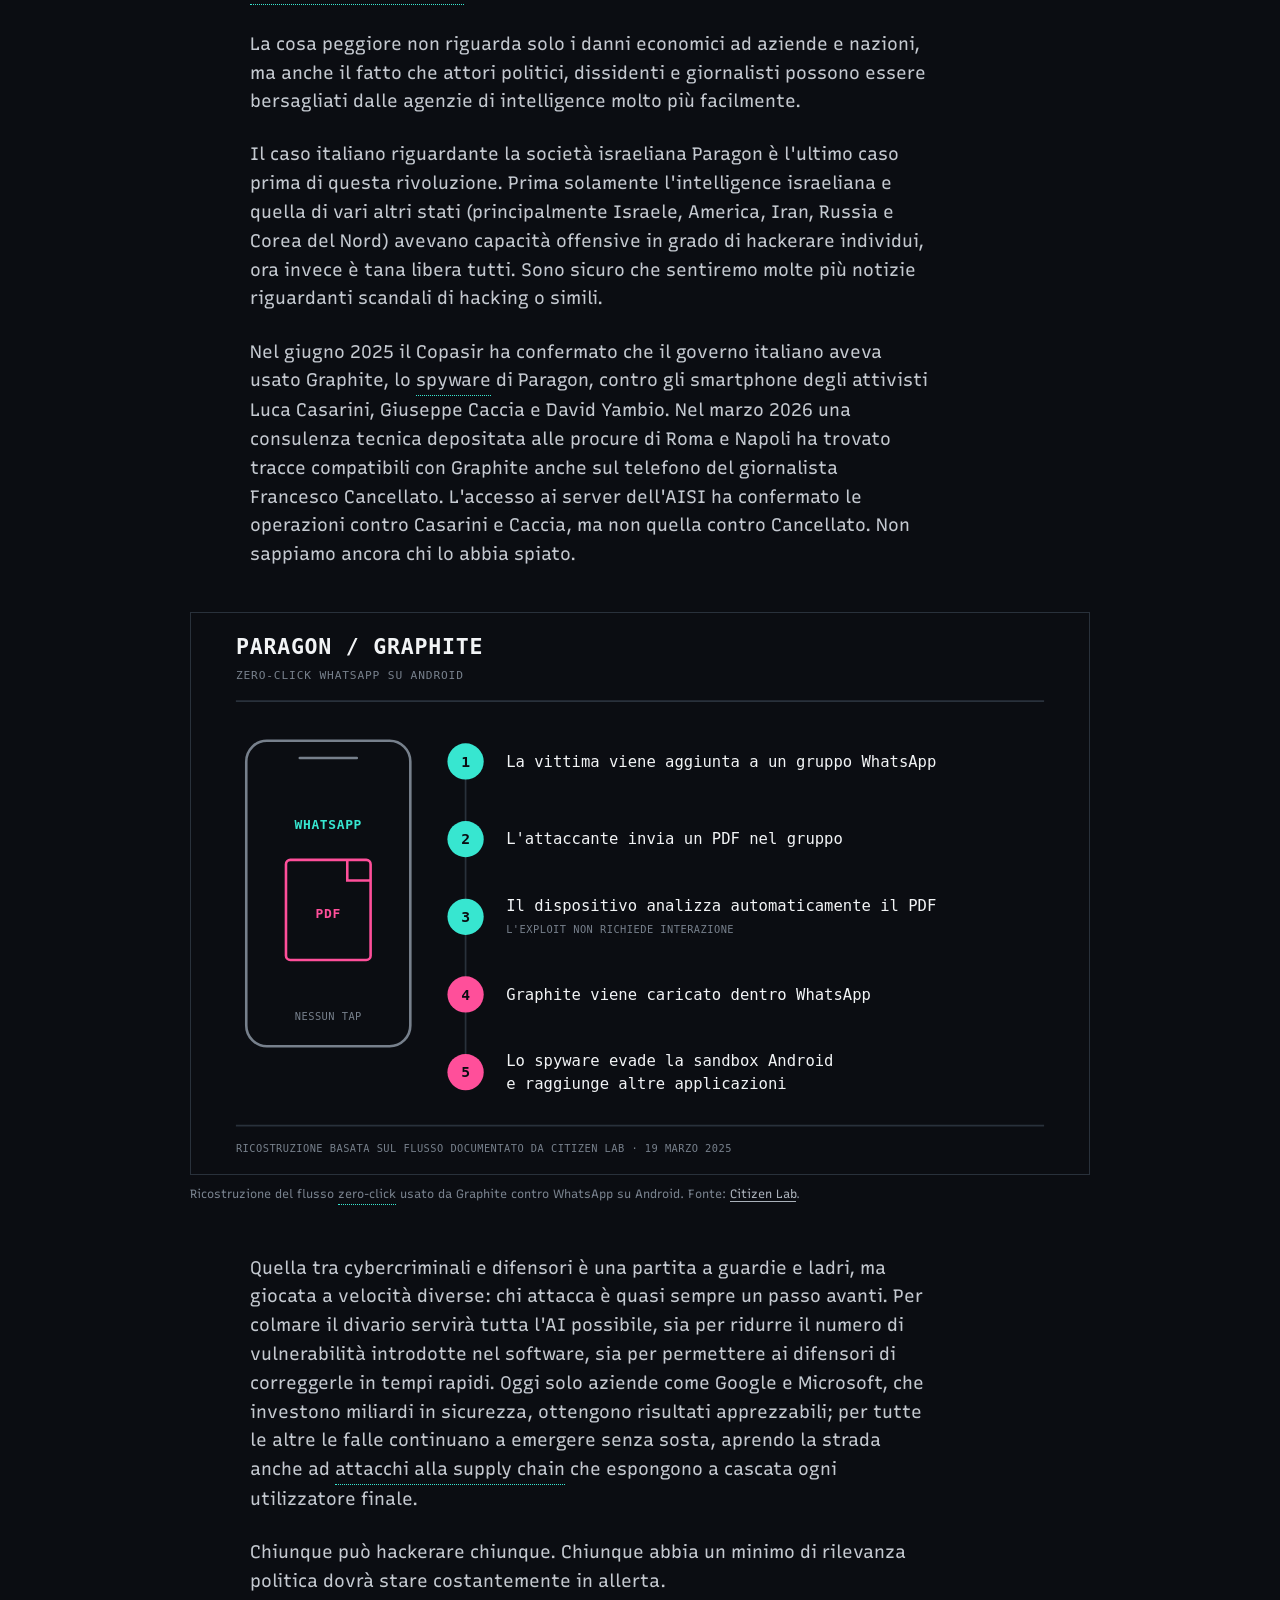
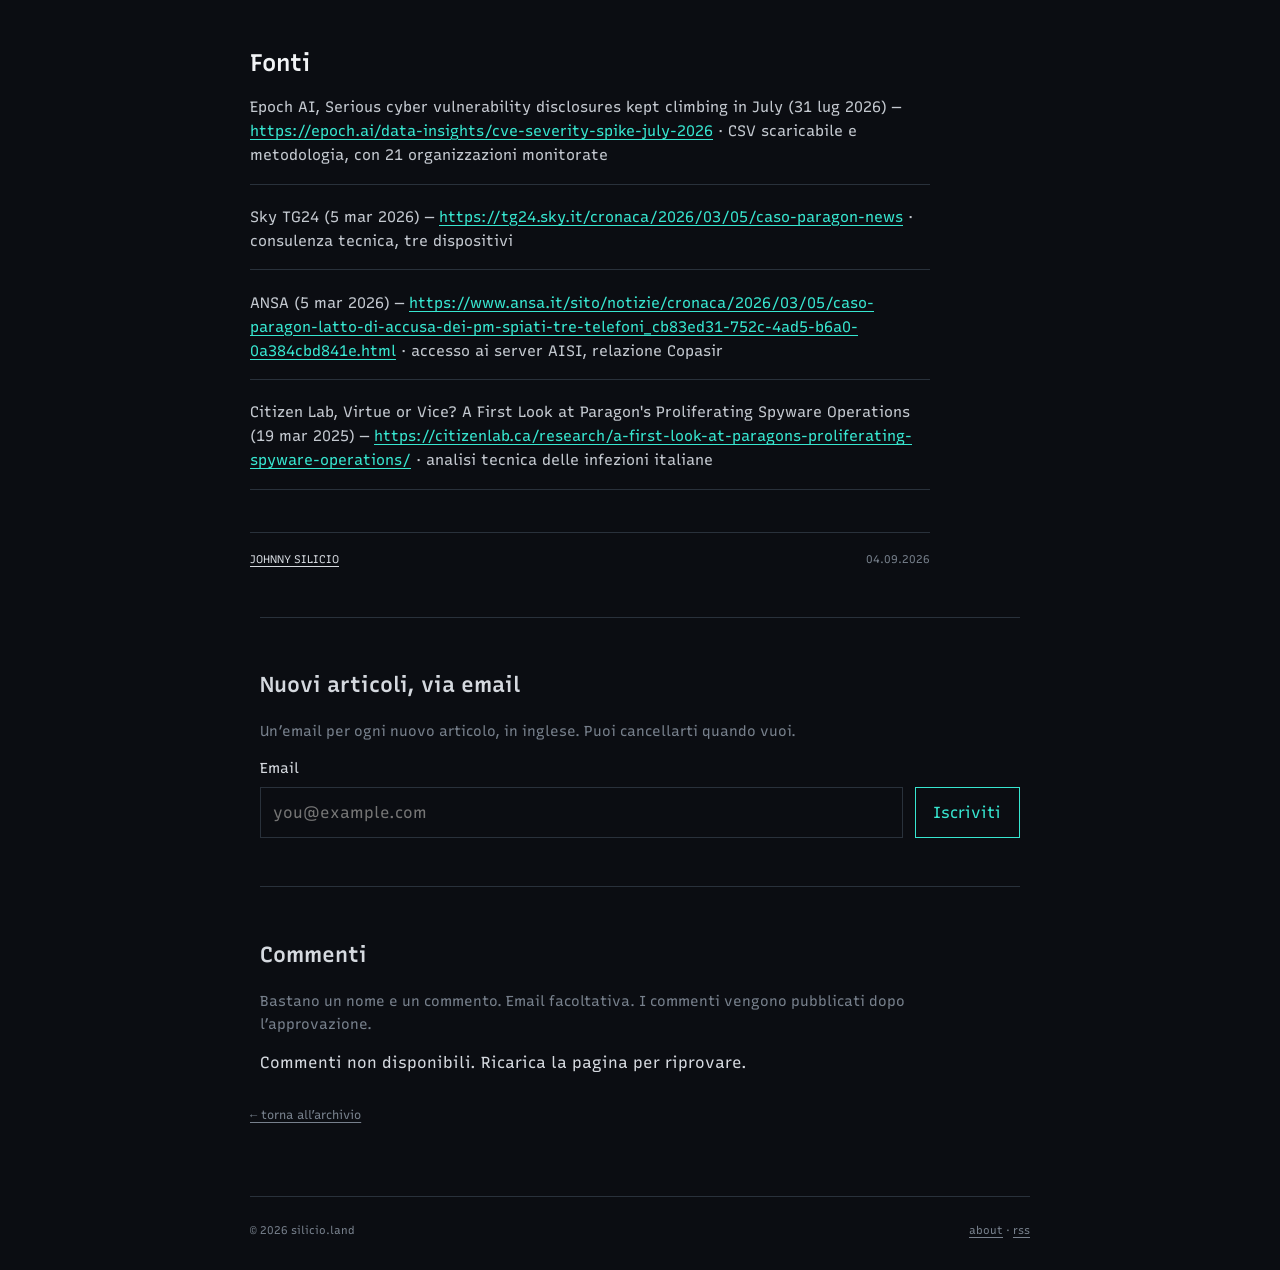
<file: posts/2026-09-04.html>
<!doctype html>
<html lang="it">
<head>
  <meta charset="utf-8">
  <meta name="viewport" content="width=device-width,initial-scale=1">
  <meta name="robots" content="noindex">
  <meta http-equiv="refresh" content="0;url=2026-09-04-anyone-can-hack-anyone.html">
  <link rel="canonical" href="https://silicio.land/posts/2026-09-04-anyone-can-hack-anyone.html">
  <title>Chiunque può hackerare chiunque — silicio.land</title>
</head>
<body>
  <p><a href="2026-09-04-anyone-can-hack-anyone.html">Chiunque può hackerare chiunque</a></p>
</body>
</html>
</file>
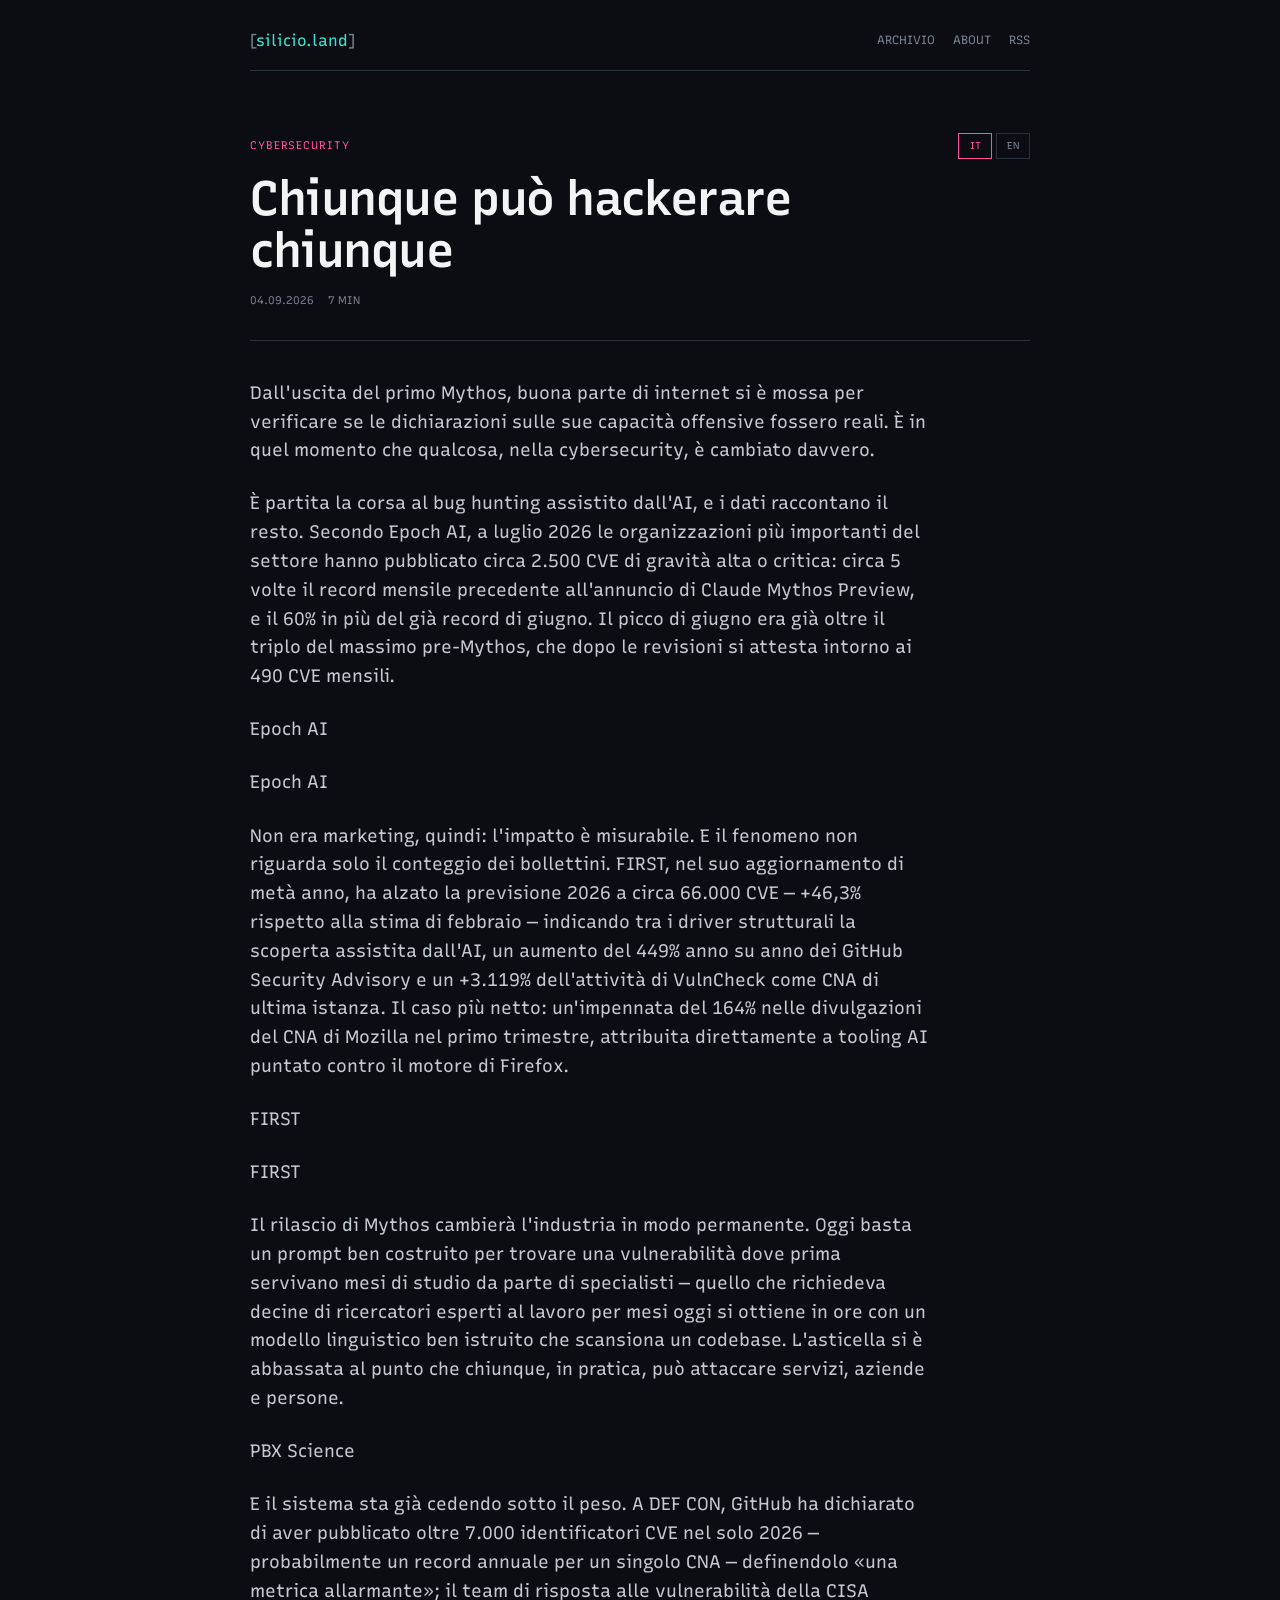
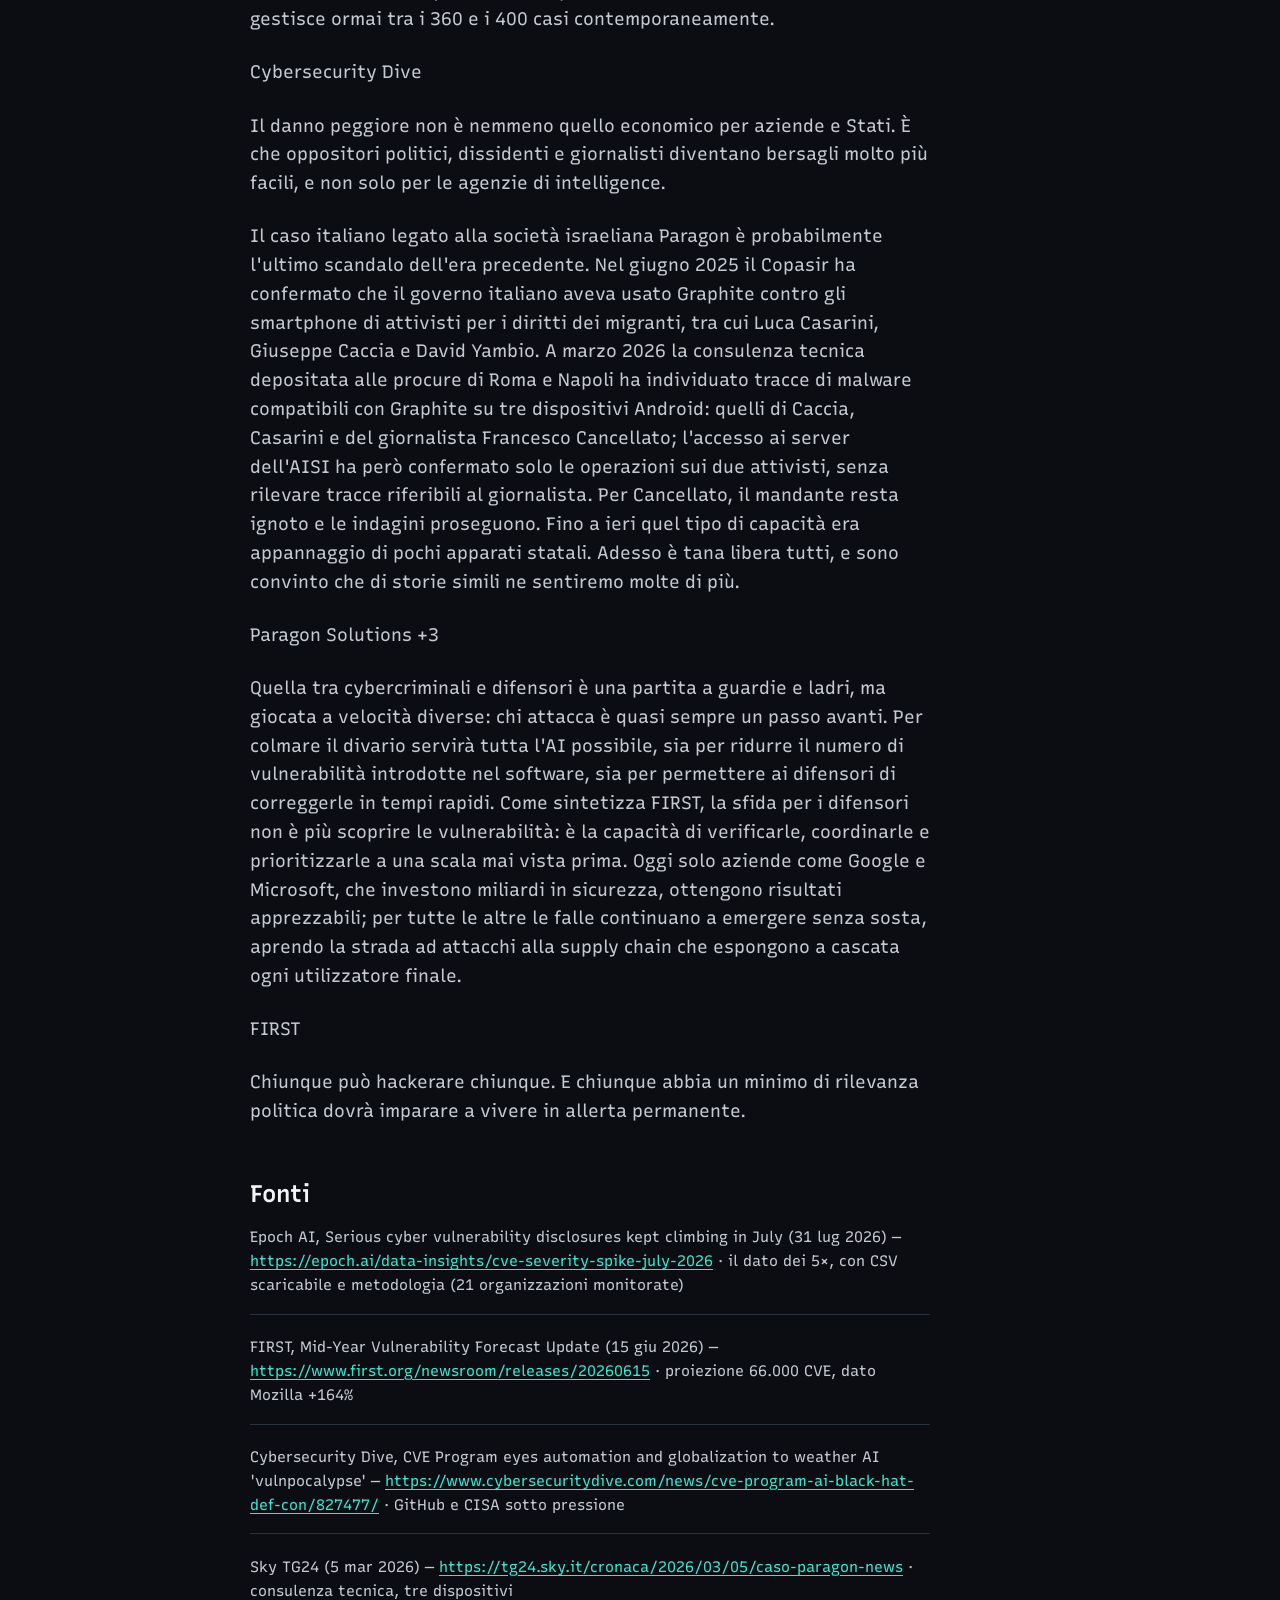
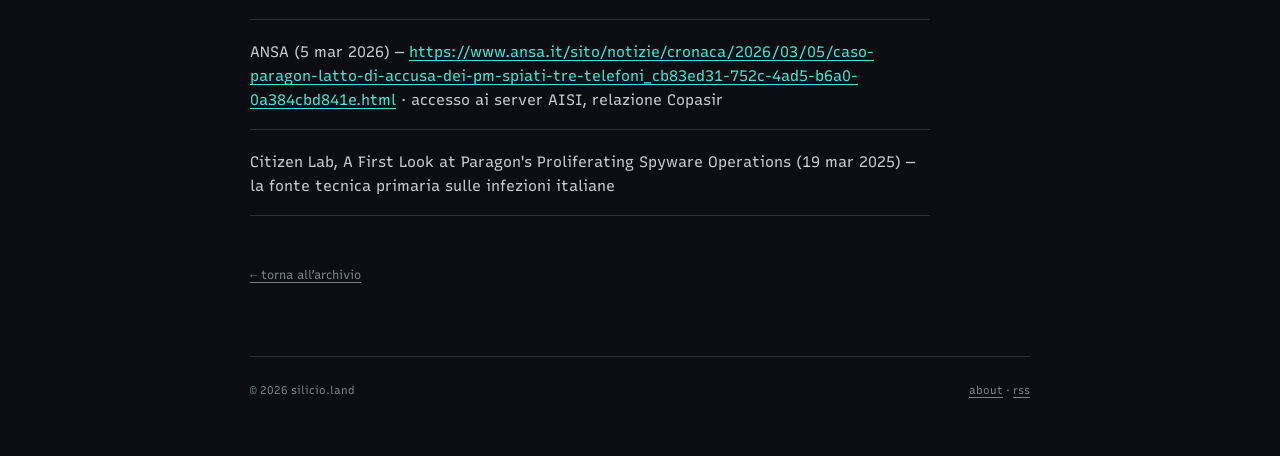
<file: posts/chiunque-puo-hackerare-chiunque.html>
<!doctype html>
<html lang="it">
<head>
  <meta charset="utf-8">
  <meta name="viewport" content="width=device-width,initial-scale=1">
  <meta name="description" content="L'AI ha cambiato la scoperta delle vulnerabilità e abbassato la barriera d'ingresso agli attacchi informatici.">
  <meta name="theme-color" content="#0b0d12">
  <link rel="alternate" type="application/rss+xml" title="silicio.land" href="../feed.xml">
  <link rel="stylesheet" href="../style.css">
  <title>Chiunque può hackerare chiunque</title>
</head>
<body>
  <div class="page">
    <header>
      <a class="brand mono" href="../index.html">silicio.land</a>
      <nav class="mono" aria-label="Navigazione principale">
        <a href="../index.html#archive">archivio</a>
        <a href="../about.html">about</a>
        <a href="../feed.xml">rss</a>
      </nav>
    </header>

    <main>
      <div class="article-header">
        <div class="article-topline">
          <span class="status mono">cybersecurity</span>
          <div class="language-switch mono" role="group" aria-label="Lingua">
            <button type="button" data-lang="it" aria-pressed="true">IT</button>
            <button type="button" data-lang="en" aria-pressed="false">EN</button>
          </div>
        </div>
        <h1 data-title-language="it">Chiunque può hackerare chiunque</h1>
        <h1 data-title-language="en" lang="en" hidden>Anyone can hack anyone</h1>
        <div class="article-meta mono">
          <time datetime="2026-09-04">04.09.2026</time>
          <span>7 min</span>
        </div>
      </div>

      <article class="prose" data-language="it" lang="it">
        <p>Dall'uscita del primo Mythos, buona parte di internet si è mossa per verificare se le dichiarazioni sulle sue capacità offensive fossero reali. È in quel momento che qualcosa, nella cybersecurity, è cambiato davvero.</p>

        <p>È partita la corsa al bug hunting assistito dall'AI, e i dati raccontano il resto. Secondo Epoch AI, a luglio 2026 le organizzazioni più importanti del settore hanno pubblicato circa 2.500 CVE di gravità alta o critica: circa 5 volte il record mensile precedente all'annuncio di Claude Mythos Preview, e il 60% in più del già record di giugno. Il picco di giugno era già oltre il triplo del massimo pre-Mythos, che dopo le revisioni si attesta intorno ai 490 CVE mensili.</p>
        <p class="source-label">Epoch AI</p>
        <p class="source-label">Epoch AI</p>

        <p>Non era marketing, quindi: l'impatto è misurabile. E il fenomeno non riguarda solo il conteggio dei bollettini. FIRST, nel suo aggiornamento di metà anno, ha alzato la previsione 2026 a circa 66.000 CVE — +46,3% rispetto alla stima di febbraio — indicando tra i driver strutturali la scoperta assistita dall'AI, un aumento del 449% anno su anno dei GitHub Security Advisory e un +3.119% dell'attività di VulnCheck come CNA di ultima istanza. Il caso più netto: un'impennata del 164% nelle divulgazioni del CNA di Mozilla nel primo trimestre, attribuita direttamente a tooling AI puntato contro il motore di Firefox.</p>
        <p class="source-label">FIRST</p>
        <p class="source-label">FIRST</p>

        <p>Il rilascio di Mythos cambierà l'industria in modo permanente. Oggi basta un prompt ben costruito per trovare una vulnerabilità dove prima servivano mesi di studio da parte di specialisti — quello che richiedeva decine di ricercatori esperti al lavoro per mesi oggi si ottiene in ore con un modello linguistico ben istruito che scansiona un codebase. L'asticella si è abbassata al punto che chiunque, in pratica, può attaccare servizi, aziende e persone.</p>
        <p class="source-label">PBX Science</p>

        <p>E il sistema sta già cedendo sotto il peso. A DEF CON, GitHub ha dichiarato di aver pubblicato oltre 7.000 identificatori CVE nel solo 2026 — probabilmente un record annuale per un singolo CNA — definendolo «una metrica allarmante»; il team di risposta alle vulnerabilità della CISA gestisce ormai tra i 360 e i 400 casi contemporaneamente.</p>
        <p class="source-label">Cybersecurity Dive</p>

        <p>Il danno peggiore non è nemmeno quello economico per aziende e Stati. È che oppositori politici, dissidenti e giornalisti diventano bersagli molto più facili, e non solo per le agenzie di intelligence.</p>

        <p>Il caso italiano legato alla società israeliana Paragon è probabilmente l'ultimo scandalo dell'era precedente. Nel giugno 2025 il Copasir ha confermato che il governo italiano aveva usato Graphite contro gli smartphone di attivisti per i diritti dei migranti, tra cui Luca Casarini, Giuseppe Caccia e David Yambio. A marzo 2026 la consulenza tecnica depositata alle procure di Roma e Napoli ha individuato tracce di malware compatibili con Graphite su tre dispositivi Android: quelli di Caccia, Casarini e del giornalista Francesco Cancellato; l'accesso ai server dell'AISI ha però confermato solo le operazioni sui due attivisti, senza rilevare tracce riferibili al giornalista. Per Cancellato, il mandante resta ignoto e le indagini proseguono. Fino a ieri quel tipo di capacità era appannaggio di pochi apparati statali. Adesso è tana libera tutti, e sono convinto che di storie simili ne sentiremo molte di più.</p>
        <p class="source-label">Paragon Solutions +3</p>

        <p>Quella tra cybercriminali e difensori è una partita a guardie e ladri, ma giocata a velocità diverse: chi attacca è quasi sempre un passo avanti. Per colmare il divario servirà tutta l'AI possibile, sia per ridurre il numero di vulnerabilità introdotte nel software, sia per permettere ai difensori di correggerle in tempi rapidi. Come sintetizza FIRST, la sfida per i difensori non è più scoprire le vulnerabilità: è la capacità di verificarle, coordinarle e prioritizzarle a una scala mai vista prima. Oggi solo aziende come Google e Microsoft, che investono miliardi in sicurezza, ottengono risultati apprezzabili; per tutte le altre le falle continuano a emergere senza sosta, aprendo la strada ad attacchi alla supply chain che espongono a cascata ogni utilizzatore finale.</p>
        <p class="source-label">FIRST</p>

        <p>Chiunque può hackerare chiunque. E chiunque abbia un minimo di rilevanza politica dovrà imparare a vivere in allerta permanente.</p>

        <h2>Fonti</h2>
        <div class="sources">
          <p>Epoch AI, Serious cyber vulnerability disclosures kept climbing in July (31 lug 2026) — <a href="https://epoch.ai/data-insights/cve-severity-spike-july-2026">https://epoch.ai/data-insights/cve-severity-spike-july-2026</a> · il dato dei 5×, con CSV scaricabile e metodologia (21 organizzazioni monitorate)</p>
          <p>FIRST, Mid-Year Vulnerability Forecast Update (15 giu 2026) — <a href="https://www.first.org/newsroom/releases/20260615">https://www.first.org/newsroom/releases/20260615</a> · proiezione 66.000 CVE, dato Mozilla +164%</p>
          <p>Cybersecurity Dive, CVE Program eyes automation and globalization to weather AI 'vulnpocalypse' — <a href="https://www.cybersecuritydive.com/news/cve-program-ai-black-hat-def-con/827477/">https://www.cybersecuritydive.com/news/cve-program-ai-black-hat-def-con/827477/</a> · GitHub e CISA sotto pressione</p>
          <p>Sky TG24 (5 mar 2026) — <a href="https://tg24.sky.it/cronaca/2026/03/05/caso-paragon-news">https://tg24.sky.it/cronaca/2026/03/05/caso-paragon-news</a> · consulenza tecnica, tre dispositivi</p>
          <p>ANSA (5 mar 2026) — <a href="https://www.ansa.it/sito/notizie/cronaca/2026/03/05/caso-paragon-latto-di-accusa-dei-pm-spiati-tre-telefoni_cb83ed31-752c-4ad5-b6a0-0a384cbd841e.html">https://www.ansa.it/sito/notizie/cronaca/2026/03/05/caso-paragon-latto-di-accusa-dei-pm-spiati-tre-telefoni_cb83ed31-752c-4ad5-b6a0-0a384cbd841e.html</a> · accesso ai server AISI, relazione Copasir</p>
          <p>Citizen Lab, A First Look at Paragon's Proliferating Spyware Operations (19 mar 2025) — la fonte tecnica primaria sulle infezioni italiane</p>
        </div>
      </article>

      <article class="prose" data-language="en" lang="en" hidden>
        <p>Since the release of the first Mythos, much of the internet has moved to verify whether the claims about its offensive capabilities were real. That was when something in cybersecurity truly changed.</p>

        <p>The race for AI-assisted bug hunting began, and the data tells the rest. According to Epoch AI, in July 2026 the industry's most important organizations published around 2,500 high- or critical-severity CVEs: about 5 times the monthly record before the announcement of Claude Mythos Preview, and 60% above June's already record-breaking figure. June's spike was already more than triple the pre-Mythos high, which after revisions stands at around 490 CVEs per month.</p>
        <p class="source-label">Epoch AI</p>
        <p class="source-label">Epoch AI</p>

        <p>So it was not marketing: the impact is measurable. And the phenomenon is not limited to the number of bulletins. In its mid-year update, FIRST raised its 2026 forecast to around 66,000 CVEs — +46.3% compared with its February estimate — identifying AI-assisted discovery, a 449% year-over-year increase in GitHub Security Advisories, and a +3,119% increase in VulnCheck's activity as a CNA of last resort among the structural drivers. The clearest case: a 164% surge in disclosures by Mozilla's CNA in the first quarter, attributed directly to AI tooling aimed at the Firefox engine.</p>
        <p class="source-label">FIRST</p>
        <p class="source-label">FIRST</p>

        <p>The release of Mythos will change the industry permanently. Today, a well-crafted prompt is enough to find a vulnerability where months of study by specialists were once needed — what once required dozens of expert researchers working for months can now be achieved in hours with a well-instructed language model scanning a codebase. The bar has fallen to the point where practically anyone can attack services, companies, and people.</p>
        <p class="source-label">PBX Science</p>

        <p>And the system is already buckling under the weight. At DEF CON, GitHub said it had published more than 7,000 CVE identifiers in 2026 alone — probably an annual record for a single CNA — calling it “an alarming metric”; CISA's vulnerability response team now handles between 360 and 400 cases at the same time.</p>
        <p class="source-label">Cybersecurity Dive</p>

        <p>The worst harm is not even the economic damage to companies and states. It is that political opponents, dissidents, and journalists are becoming much easier targets, and not only for intelligence agencies.</p>

        <p>The Italian case involving the Israeli company Paragon is probably the last scandal of the previous era. In June 2025, Copasir confirmed that the Italian government had used Graphite against the smartphones of migrant-rights activists, including Luca Casarini, Giuseppe Caccia, and David Yambio. In March 2026, the technical report filed with the prosecutors' offices in Rome and Naples identified traces of malware compatible with Graphite on three Android devices: those of Caccia, Casarini, and journalist Francesco Cancellato; access to AISI's servers, however, confirmed only the operations against the two activists, without finding traces attributable to the journalist. For Cancellato, whoever commissioned the operation remains unknown and investigations are ongoing. Until yesterday, that kind of capability was the preserve of a few state agencies. Now it is a free-for-all, and I am convinced we will hear many more stories like these.</p>
        <p class="source-label">Paragon Solutions +3</p>

        <p>The contest between cybercriminals and defenders is a game of cops and robbers, but played at different speeds: the attacker is almost always one step ahead. Closing the gap will require all the AI we can get, both to reduce the number of vulnerabilities introduced into software and to let defenders fix them quickly. As FIRST puts it, the challenge for defenders is no longer discovering vulnerabilities: it is having the capacity to verify, coordinate, and prioritize them at a scale never seen before. Today, only companies such as Google and Microsoft, which invest billions in security, achieve meaningful results; for everyone else, flaws continue to emerge without pause, opening the way to supply-chain attacks that expose every end user in turn.</p>
        <p class="source-label">FIRST</p>

        <p>Anyone can hack anyone. And anyone with even minimal political relevance will have to learn to live on permanent alert.</p>

        <h2>Sources</h2>
        <div class="sources">
          <p>Epoch AI, Serious cyber vulnerability disclosures kept climbing in July (31 Jul 2026) — <a href="https://epoch.ai/data-insights/cve-severity-spike-july-2026">https://epoch.ai/data-insights/cve-severity-spike-july-2026</a> · the 5× figure, with downloadable CSV and methodology (21 organizations monitored)</p>
          <p>FIRST, Mid-Year Vulnerability Forecast Update (15 Jun 2026) — <a href="https://www.first.org/newsroom/releases/20260615">https://www.first.org/newsroom/releases/20260615</a> · 66,000 CVE projection, Mozilla +164% figure</p>
          <p>Cybersecurity Dive, CVE Program eyes automation and globalization to weather AI 'vulnpocalypse' — <a href="https://www.cybersecuritydive.com/news/cve-program-ai-black-hat-def-con/827477/">https://www.cybersecuritydive.com/news/cve-program-ai-black-hat-def-con/827477/</a> · GitHub and CISA under pressure</p>
          <p>Sky TG24 (5 Mar 2026) — <a href="https://tg24.sky.it/cronaca/2026/03/05/caso-paragon-news">https://tg24.sky.it/cronaca/2026/03/05/caso-paragon-news</a> · technical report, three devices</p>
          <p>ANSA (5 Mar 2026) — <a href="https://www.ansa.it/sito/notizie/cronaca/2026/03/05/caso-paragon-latto-di-accusa-dei-pm-spiati-tre-telefoni_cb83ed31-752c-4ad5-b6a0-0a384cbd841e.html">https://www.ansa.it/sito/notizie/cronaca/2026/03/05/caso-paragon-latto-di-accusa-dei-pm-spiati-tre-telefoni_cb83ed31-752c-4ad5-b6a0-0a384cbd841e.html</a> · access to AISI servers, Copasir report</p>
          <p>Citizen Lab, A First Look at Paragon's Proliferating Spyware Operations (19 Mar 2025) — the primary technical source on the Italian infections</p>
        </div>
      </article>

      <a class="back-link mono" href="../index.html">← torna all’archivio</a>
    </main>

    <footer class="mono">
      <span>© 2026 silicio.land</span>
      <span><a href="../about.html">about</a> · <a href="../feed.xml">rss</a></span>
    </footer>
  </div>

  <script>
    (() => {
      const buttons = document.querySelectorAll('[data-lang]');
      const articles = document.querySelectorAll('[data-language]');
      const titles = document.querySelectorAll('[data-title-language]');
      const description = document.querySelector('meta[name="description"]');
      const descriptions = {
        it: "L'AI ha cambiato la scoperta delle vulnerabilità e abbassato la barriera d'ingresso agli attacchi informatici.",
        en: "AI has changed vulnerability discovery and lowered the barrier to cyberattacks."
      };

      function setLanguage(language, updateUrl) {
        const selected = language === 'en' ? 'en' : 'it';
        document.documentElement.lang = selected;
        articles.forEach((article) => { article.hidden = article.dataset.language !== selected; });
        titles.forEach((title) => { title.hidden = title.dataset.titleLanguage !== selected; });
        buttons.forEach((button) => { button.setAttribute('aria-pressed', String(button.dataset.lang === selected)); });
        description.content = descriptions[selected];
        document.title = selected === 'en' ? 'Anyone can hack anyone' : 'Chiunque può hackerare chiunque';

        if (updateUrl) {
          const url = new URL(window.location.href);
          if (selected === 'en') url.searchParams.set('lang', 'en');
          else url.searchParams.delete('lang');
          history.replaceState(null, '', url);
        }
      }

      buttons.forEach((button) => button.addEventListener('click', () => setLanguage(button.dataset.lang, true)));
      setLanguage(new URLSearchParams(window.location.search).get('lang'), false);
    })();
  </script>
</body>
</html>
</file>
<file: style.css>
@font-face {
  font-family: "Recursive";
  src: url("assets/fonts/fontsource/recursive-400.woff2") format("woff2");
  font-style: normal;
  font-weight: 400;
  font-display: swap;
}

@font-face {
  font-family: "Recursive";
  src: url("assets/fonts/fontsource/recursive-600.woff2") format("woff2");
  font-style: normal;
  font-weight: 600;
  font-display: swap;
}

:root {
  --background: #0b0d12;
  --text: #d5d9df;
  --muted: #77808c;
  --rule: #29313b;
  --cyan: #37e6d0;
  --pink: #ff4f9a;
}

* { box-sizing: border-box; }

html {
  color-scheme: dark;
  scroll-behavior: smooth;
}

html,
body {
  max-width: 100%;
  overflow-x: hidden;
}

body {
  margin: 0;
  background: var(--background);
  color: var(--text);
  font-family: "Recursive", Arial, Helvetica, sans-serif;
  font-size: 16px;
  line-height: 1.6;
  text-rendering: optimizeLegibility;
}

a { color: inherit; }

a:focus-visible {
  outline: 2px solid var(--pink);
  outline-offset: 4px;
}

.page {
  width: calc(100% - 36px);
  max-width: 780px;
  min-height: 100vh;
  margin: 0 auto;
  padding: 28px 0 56px;
}

.mono {
  font-family: "Recursive", ui-monospace, SFMono-Regular, Menlo, Consolas, monospace;
}

header {
  display: flex;
  align-items: center;
  justify-content: space-between;
  padding-bottom: 16px;
  border-bottom: 1px solid var(--rule);
}

.brand {
  color: var(--cyan);
  font-size: 16px;
  text-decoration: none;
}

.brand::before { content: "["; color: var(--muted); }
.brand::after { content: "]"; color: var(--muted); }

nav {
  display: flex;
  align-items: center;
  gap: 18px;
  font-size: 12px;
  text-transform: uppercase;
}

nav a {
  color: var(--muted);
  text-decoration: none;
}

nav a:hover,
nav a[aria-current="page"] { color: var(--cyan); }

.intro {
  margin: 62px 0 55px;
  padding-left: 22px;
  border-left: 2px solid var(--cyan);
}

.status {
  color: var(--pink);
  font-size: 11px;
  letter-spacing: .08em;
  text-transform: uppercase;
}

h1 {
  margin: 13px 0 15px;
  color: #f2f4f6;
  font-size: clamp(34px, 6vw, 48px);
  font-weight: 600;
  line-height: 1.1;
  letter-spacing: -.03em;
}

.intro p {
  max-width: 620px;
  margin: 0;
  color: #aab1ba;
}

.tags {
  display: flex;
  flex-wrap: wrap;
  gap: 8px;
  margin-top: 22px;
}

.tags span {
  padding: 3px 8px;
  border: 1px solid var(--rule);
  color: var(--muted);
  font-size: 11px;
}

.section-title {
  display: flex;
  justify-content: space-between;
  padding: 10px 0;
  border-top: 1px solid var(--rule);
  border-bottom: 1px solid var(--rule);
  color: var(--muted);
  font-size: 11px;
  letter-spacing: .08em;
  text-transform: uppercase;
}

.post-row {
  display: grid;
  grid-template-columns: 105px 1fr;
  gap: 24px;
  padding: 25px 0;
  border-bottom: 1px solid var(--rule);
}

.post-row > div { min-width: 0; }

.post-row time {
  padding-top: 4px;
  color: var(--muted);
  font-size: 11px;
}

.post-row h2 {
  margin: 0 0 7px;
  font-size: 20px;
  line-height: 1.3;
  font-weight: 500;
}

.post-row h2 a {
  color: var(--text);
  text-decoration-color: transparent;
  text-underline-offset: 4px;
}

.post-row:hover h2 a {
  color: var(--cyan);
  text-decoration-color: var(--cyan);
}

.post-row p {
  margin: 0;
  color: #929aa5;
  font-size: 14px;
}

.post-row .untitled-link {
  font-size: 18px;
  line-height: 1.4;
}

.untitled-link a {
  text-decoration-color: transparent;
  text-underline-offset: 4px;
}

.post-row:hover .untitled-link a {
  color: var(--cyan);
  text-decoration-color: var(--cyan);
}

.kind {
  display: inline-block;
  margin-top: 11px;
  color: var(--pink);
  font-size: 10px;
  text-transform: uppercase;
}

.article-header {
  margin: 62px 0 38px;
  padding-bottom: 30px;
  border-bottom: 1px solid var(--rule);
}

.article-header h1 { max-width: 720px; }

.profile-header {
  display: grid;
  grid-template-columns: 180px minmax(0, 1fr);
  gap: 32px;
  align-items: end;
}

.profile-photo {
  display: block;
  width: 180px;
  height: 180px;
  border: 1px solid var(--rule);
  object-fit: cover;
  filter: saturate(.82) contrast(1.04);
}

.profile-header h1 {
  margin: 12px 0 8px;
}

.profile-role {
  max-width: 480px;
  margin: 0;
  color: var(--muted);
  font-size: 15px;
}

.article-topline {
  display: flex;
  align-items: center;
  justify-content: space-between;
  gap: 20px;
}

.language-switch {
  display: flex;
  gap: 4px;
}

.language-switch button {
  min-width: 34px;
  padding: 4px 7px;
  border: 1px solid var(--rule);
  background: transparent;
  color: var(--muted);
  font: inherit;
  font-size: 10px;
  cursor: pointer;
}

.language-switch button:hover {
  border-color: var(--cyan);
  color: var(--cyan);
}

.language-switch button[aria-pressed="true"] {
  border-color: var(--pink);
  color: var(--pink);
}

.article-meta {
  display: flex;
  gap: 14px;
  color: var(--muted);
  font-size: 11px;
  text-transform: uppercase;
}

.prose {
  max-width: 680px;
  color: #c4c9d0;
  font-size: 18px;
}

.prose p { margin: 0 0 1.35em; }

.prose h2 {
  margin: 2.2em 0 .7em;
  color: #f2f4f6;
  font-size: 24px;
  line-height: 1.25;
}

.prose a {
  color: var(--cyan);
  text-underline-offset: 3px;
  overflow-wrap: anywhere;
}

.prose .sources p {
  padding-bottom: 1.1em;
  border-bottom: 1px solid var(--rule);
  font-size: 15px;
}

.article-signature {
  display: flex;
  justify-content: space-between;
  gap: 20px;
  margin-top: 42px;
  padding-top: 18px;
  border-top: 1px solid var(--rule);
  color: var(--muted);
  font-size: 11px;
  text-transform: uppercase;
}

.article-signature a { color: var(--text); }

.profile-contacts {
  max-width: 680px;
  margin-top: 42px;
  padding-top: 18px;
  border-top: 1px solid var(--rule);
}

.profile-contacts h2 {
  margin: 0 0 12px;
  color: var(--muted);
  font-family: "Recursive", ui-monospace, SFMono-Regular, Menlo, Consolas, monospace;
  font-size: 11px;
  font-weight: 500;
  text-transform: uppercase;
}

.profile-contact-links {
  display: flex;
  flex-wrap: wrap;
  gap: 10px 22px;
}

.profile-contact-links a,
.profile-contact-links span {
  color: var(--cyan);
  font-size: 13px;
}

.profile-contact-links a {
  text-underline-offset: 3px;
}

.prose code {
  color: var(--pink);
  font-family: ui-monospace, SFMono-Regular, Menlo, Consolas, monospace;
  font-size: .9em;
}

.term {
  margin: 0;
  padding: 0;
  border: 0;
  border-bottom: 1px dotted var(--cyan);
  background: transparent;
  color: inherit;
  font: inherit;
  line-height: inherit;
  cursor: help;
}

.term:hover,
.term:focus-visible,
.term[aria-expanded="true"] {
  color: var(--cyan);
  outline: none;
}

.term-note {
  display: block;
  margin: -.55em 0 1.35em;
  padding: 11px 14px;
  border-left: 2px solid var(--cyan);
  background: #10141b;
  color: #aab1ba;
  font-family: "Recursive", ui-monospace, SFMono-Regular, Menlo, Consolas, monospace;
  font-size: 14px;
  line-height: 1.55;
}

.article-figure .term-note {
  margin: 10px 0 0;
}

.article-figure {
  width: min(900px, calc(100vw - 36px));
  margin: 2.4em 0 2.7em;
  margin-left: calc((min(780px, calc(100vw - 36px)) - min(900px, calc(100vw - 36px))) / 2);
}

.article-figure img {
  display: block;
  width: 100%;
  height: auto;
  border: 1px solid var(--rule);
}

.article-figure figcaption {
  margin-top: 10px;
  color: var(--muted);
  font-family: "Recursive", ui-monospace, SFMono-Regular, Menlo, Consolas, monospace;
  font-size: 12px;
  line-height: 1.55;
}

.article-figure figcaption a { color: #aab1ba; }

.newsletter {
  max-width: 760px;
  margin: 3rem auto 0;
  padding-top: 2rem;
  border-top: 1px solid var(--rule);
}

.newsletter h2 { font-size: 1.35rem; }
.newsletter p { color: var(--muted); font-size: 0.9rem; }
.newsletter label { display: block; margin-bottom: 0.4rem; font-size: 0.9rem; }
.newsletter-fields { display: flex; gap: 0.75rem; flex-wrap: wrap; }
.newsletter-honeypot { display: none; }
.newsletter input[type="email"] {
  flex: 1 1 200px;
  min-width: 0;
  padding: 0.75rem;
  color: var(--text);
  background: var(--background);
  border: 1px solid var(--rule);
  border-radius: 0;
  font: inherit;
}
.newsletter button {
  padding: 0.75rem 1.1rem;
  border: 1px solid var(--cyan);
  background: transparent;
  color: var(--cyan);
  font: inherit;
  cursor: pointer;
}
.newsletter button:hover { background: var(--cyan); color: var(--background); }
.newsletter input:focus-visible,
.newsletter button:focus-visible { outline: 2px solid var(--pink); outline-offset: 3px; }

.comments {
  max-width: 760px;
  margin: 3rem auto 0;
  padding-top: 2rem;
  border-top: 1px solid var(--rule);
}

.comments h2 { font-size: 1.35rem; }
.comments > p { color: var(--muted); font-size: 0.9rem; }
.comments iframe { display: block; width: 100%; min-height: 400px; border: 0; }

.back-link {
  display: inline-block;
  margin-top: 30px;
  color: var(--muted);
  font-size: 12px;
  text-underline-offset: 3px;
}

footer {
  display: flex;
  justify-content: space-between;
  margin-top: 70px;
  padding-top: 25px;
  border-top: 1px solid var(--rule);
  color: var(--muted);
  font-size: 11px;
}

footer a {
  color: var(--muted);
  text-underline-offset: 3px;
}

@media (max-width: 560px) {
  .page { padding-top: 20px; }
  nav { gap: 12px; }
  nav a:first-child { display: none; }
  .intro,
  .article-header { margin: 45px 0; }
  .profile-header {
    grid-template-columns: 96px minmax(0, 1fr);
    gap: 18px;
    align-items: center;
  }
  .profile-photo {
    width: 96px;
    height: 96px;
  }
  .profile-header h1 {
    margin: 7px 0 5px;
    font-size: 27px;
  }
  .profile-role {
    font-size: 13px;
    line-height: 1.45;
  }
  h1 { font-size: 32px; overflow-wrap: anywhere; }
  .post-row { grid-template-columns: 1fr; gap: 5px; }
  .post-row h2 { overflow-wrap: anywhere; }
  .prose { font-size: 17px; }
  footer { display: block; line-height: 2; }
}
</file>
